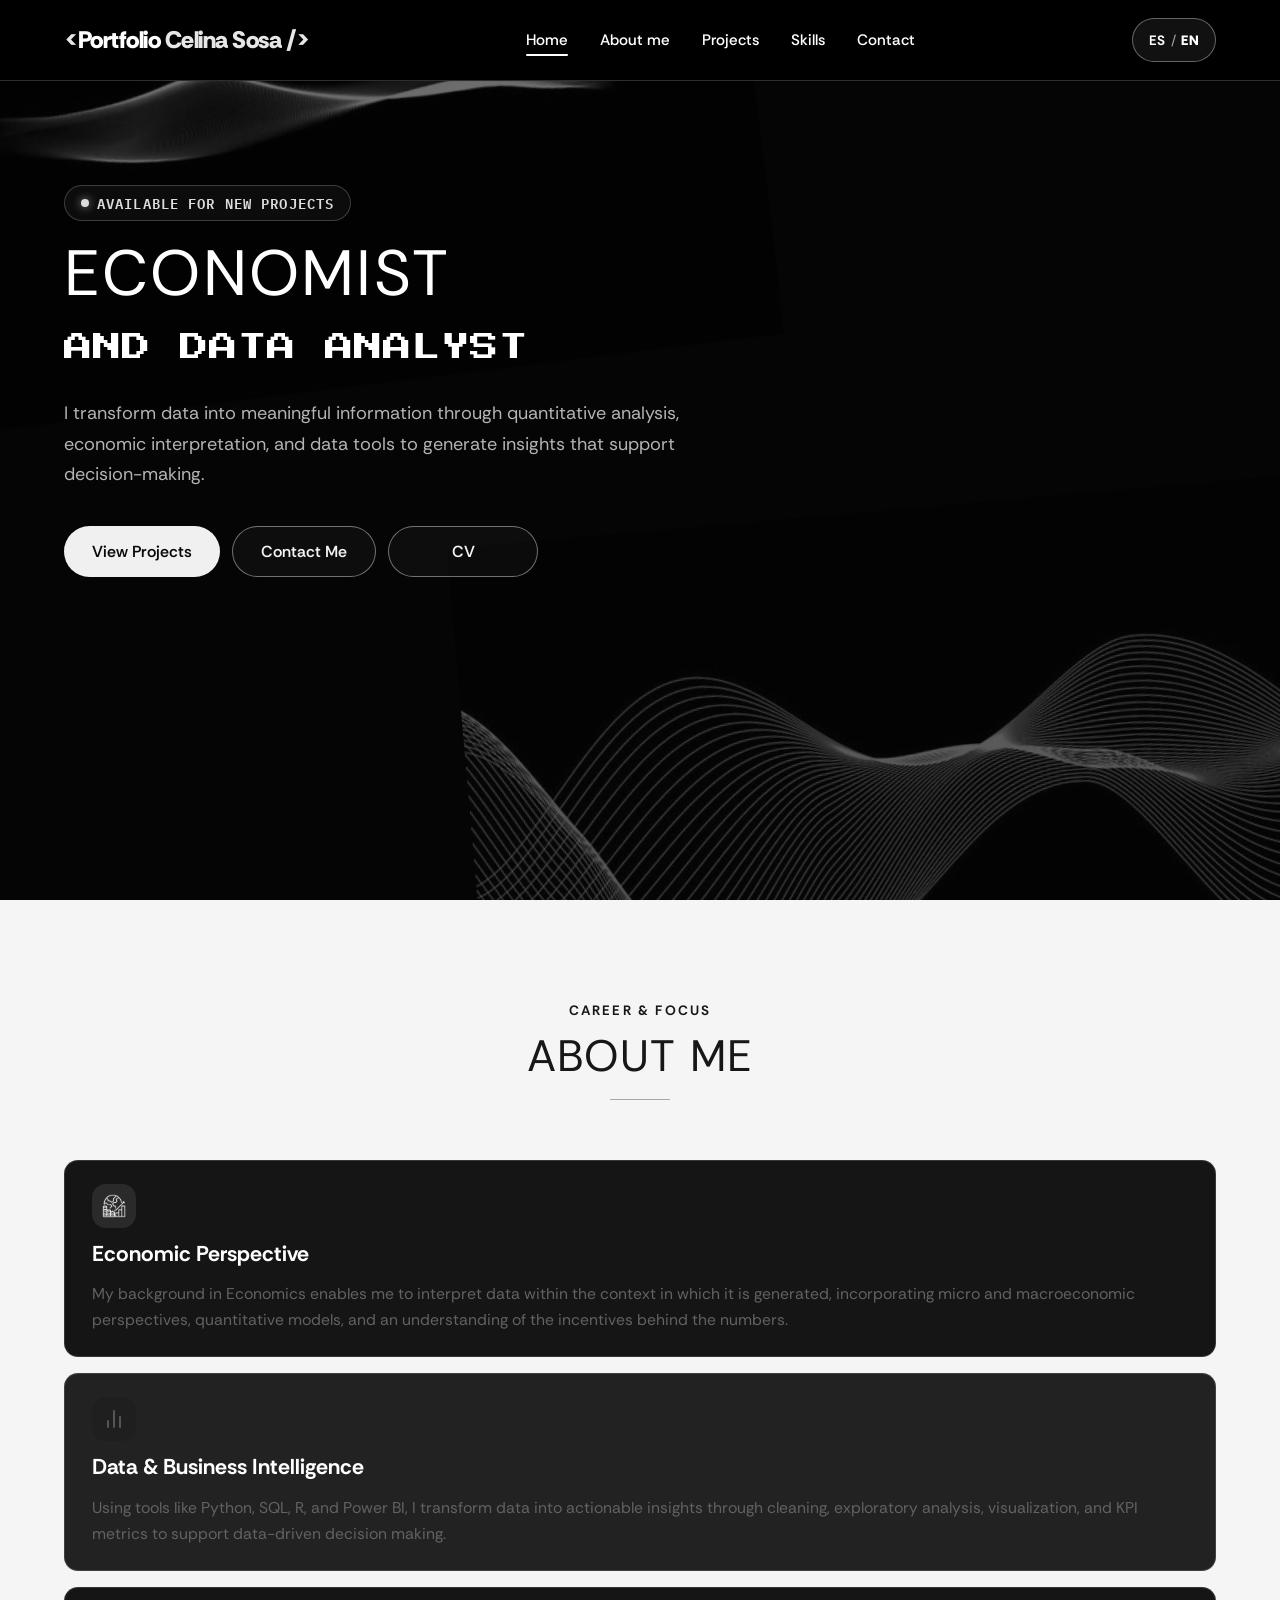
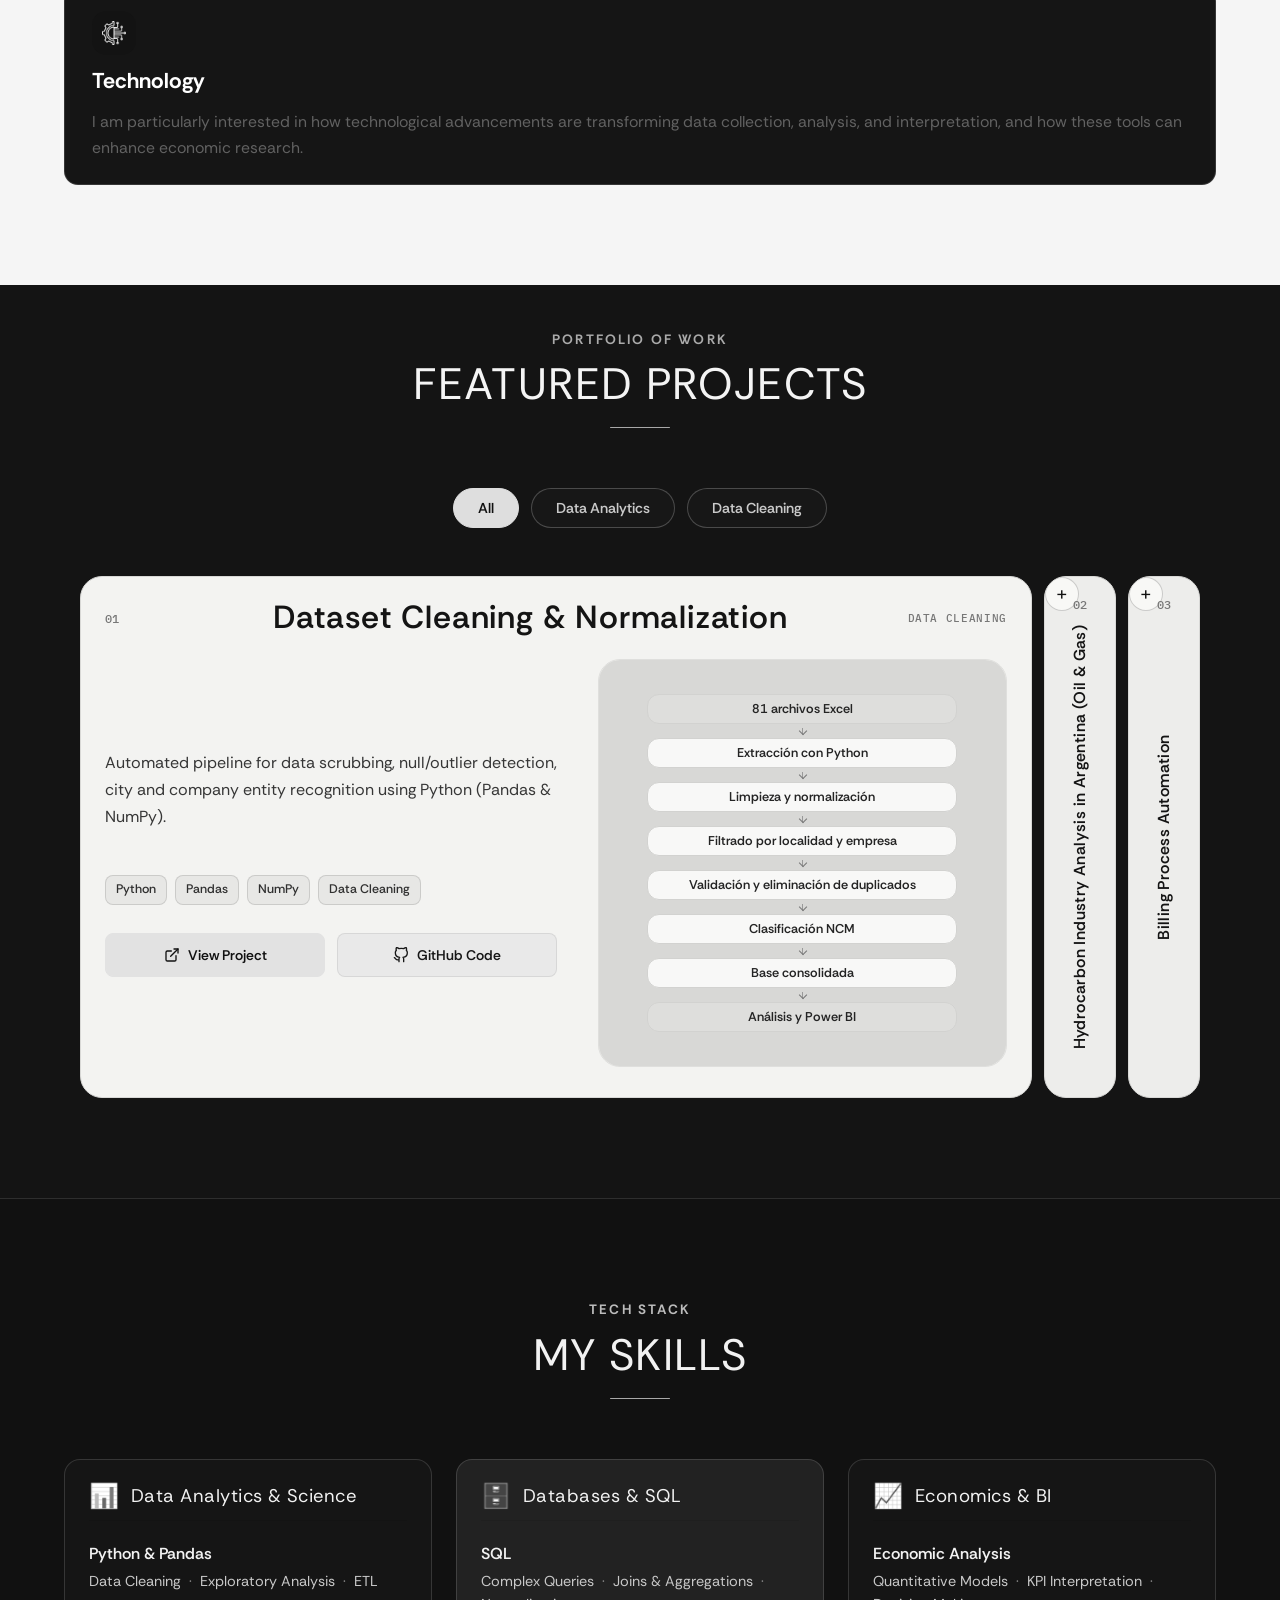
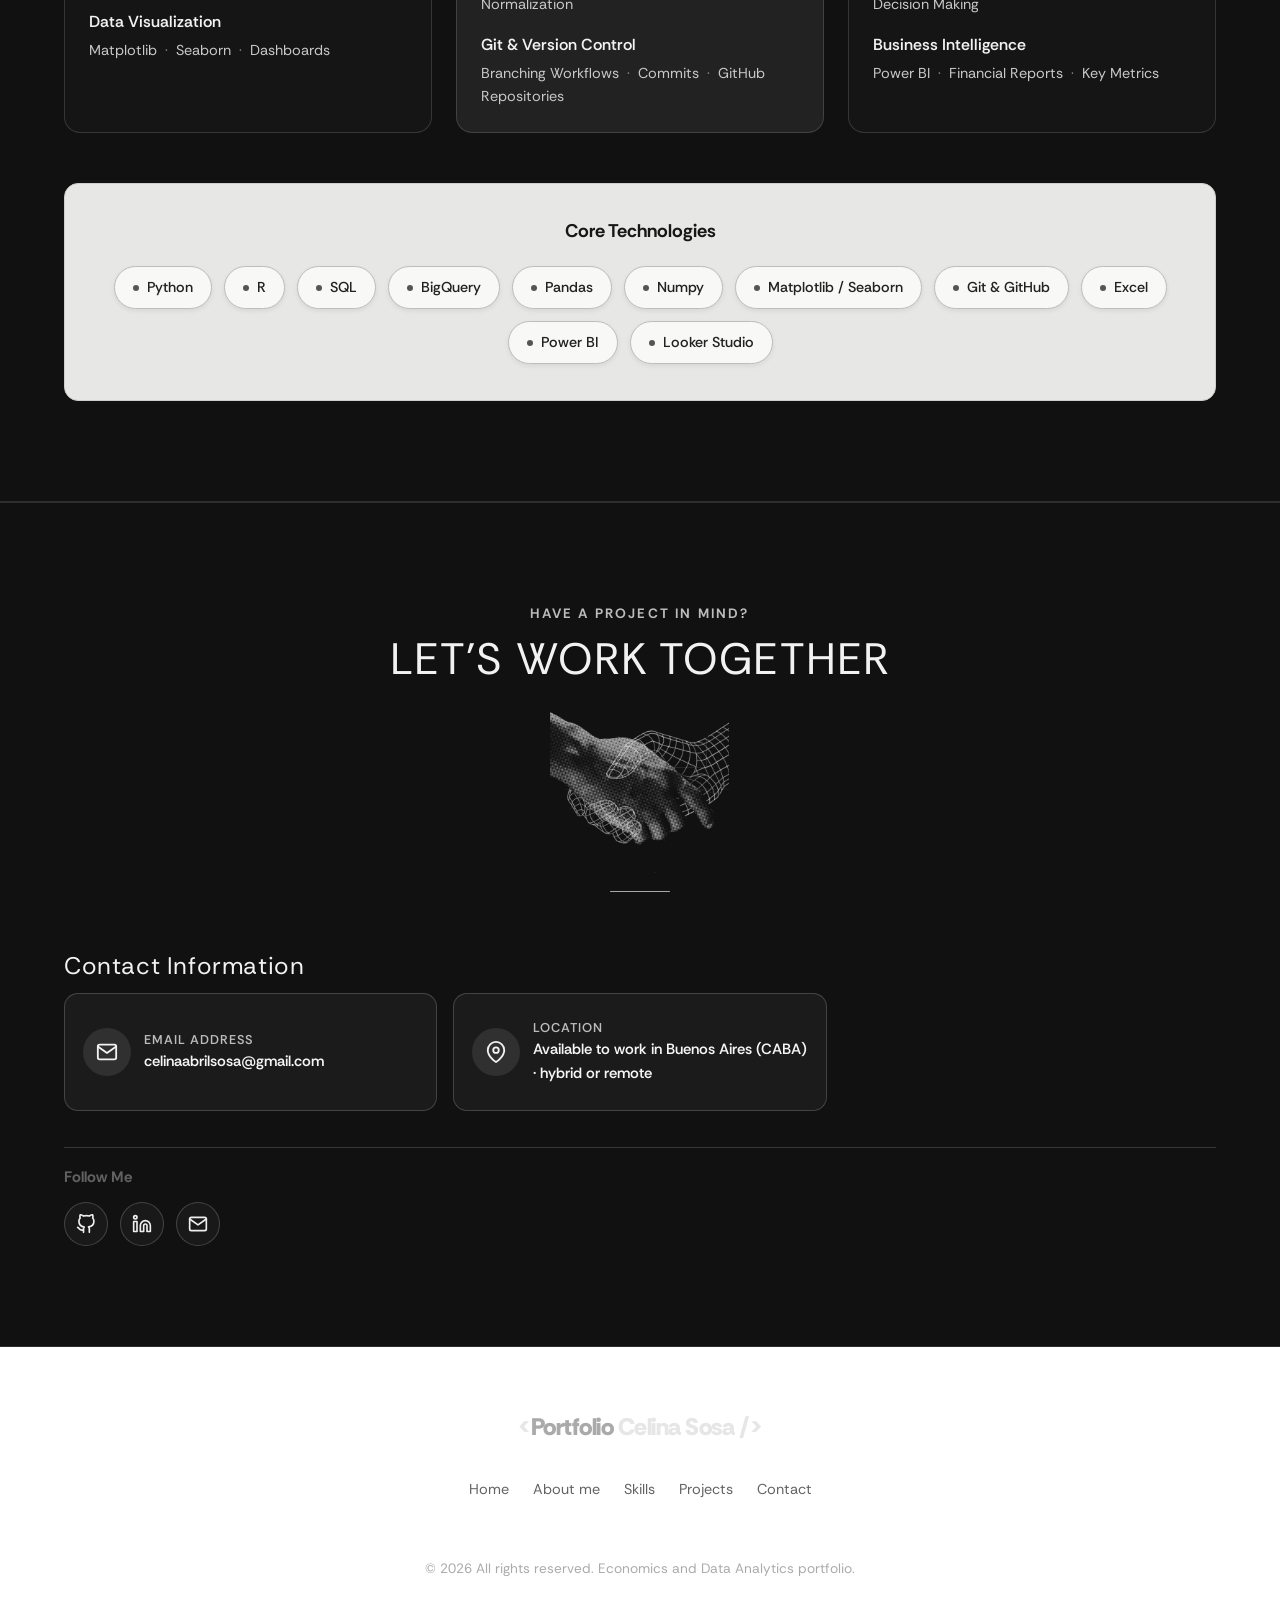
<file: index.html>
<!DOCTYPE html>
<html lang="es" data-theme="dark">

<head>
  <meta charset="UTF-8">
  <meta name="viewport" content="width=device-width, initial-scale=1.0">
  <meta name="description" content="Portfolio profesional de Analista de Datos. Proyectos, habilidades y contacto."
    data-i18n-content="meta_description">
  <meta name="author" content=" Analista de Datos">
  <title data-i18n="doc_title">Portfolio Profesional | Data Analyst</title>

  <!-- Preconnect para Google Fonts -->
  <link rel="preconnect" href="https://fonts.googleapis.com">
  <link rel="preconnect" href="https://fonts.gstatic.com" crossorigin>
  <link
    href="https://fonts.googleapis.com/css2?family=IBM+Plex+Mono:wght@400;500;600;700&family=Rethink+Sans:ital,wght@0,400..800;1,400..800&display=swap"
    rel="stylesheet">

  <!-- CSS Principal -->
  <link rel="stylesheet" href="style.css">
</head>

<body>

  <!-- Background Animated Gradient Glows -->
  <div class="bg-glow bg-glow-1" aria-hidden="true"></div>
  <div class="bg-glow bg-glow-2" aria-hidden="true"></div>

  <!-- Header / Navegación Sticky -->
  <header class="navbar" id="navbar">
    <div class="container nav-container">
      <a href="#hero" class="brand-logo" aria-label="Ir al inicio" data-i18n-aria="aria_logo">
        <span class="brand-accent">&lt;</span>Portfolio<span class="brand-highlight"> Celina Sosa</span><span
          class="brand-accent">
          /&gt;</span>
      </a>

      <!-- Menú de navegación de escritorio -->
      <nav class="nav-menu" id="nav-menu" aria-label="Navegación principal" data-i18n-aria="aria_nav">
        <ul class="nav-list">
          <li class="nav-item"><a href="#hero" class="nav-link active" data-i18n="nav_home">Inicio</a></li>
          <li class="nav-item"><a href="#about" class="nav-link" data-i18n="nav_about">Sobre mí</a></li>
          <li class="nav-item"><a href="#projects" class="nav-link" data-i18n="nav_projects">Proyectos</a></li>
          <li class="nav-item"><a href="#skills" class="nav-link" data-i18n="nav_skills">Habilidades</a></li>
          <li class="nav-item"><a href="#contact" class="nav-link" data-i18n="nav_contact">Contacto</a></li>
        </ul>
      </nav>

      <div class="nav-actions">
        <!-- Botón Cambio de Idioma ES / EN -->
        <button id="lang-toggle" class="lang-toggle-btn" aria-label="Switch to English"
          title="Cambiar idioma / Switch language">
          <span class="lang-option lang-es active">ES</span>
          <span class="lang-divider">/</span>
          <span class="lang-option lang-en">EN</span>
        </button>


        <!-- Botón Hamburguesa Móvil -->
        <button id="hamburger-btn" class="hamburger-btn" aria-label="Abrir menú de navegación" aria-expanded="false"
          aria-controls="nav-menu" data-i18n-aria="aria_hamburger">
          <span class="hamburger-line"></span>
          <span class="hamburger-line"></span>
          <span class="hamburger-line"></span>
        </button>
      </div>
    </div>
  </header>

  <main>
    <!-- Sección Principal (Hero) -->
    <section id="hero" class="hero-section">
      <div class="hero-waves" aria-hidden="true">
        <img class="hero-wave hero-wave-soft" src="assets/hero-wave-soft.jpeg" alt="">
        <img class="hero-wave hero-wave-mesh" src="assets/hero-wave-mesh.jpeg" alt="">
      </div>
      <div class="hero-intro">
        <div class="hero-intro-copy">
          <h2 data-i18n="intro_title">Portfolio de Celina Sosa</h2>
        </div>
        <div class="hero-intro-visual"><img src="assets/motion.gif" alt="" fetchpriority="high"></div>
      </div>
      <div class="container hero-grid">
        <div class="hero-content">
          <div class="badge-pill"><span class="status-dot"></span><span data-i18n="hero_badge">Disponible para nuevos
              proyectos</span></div>
          <h1 class="hero-title"><span data-i18n="hero_title_line1">Economista</span><br><span
              class="gradient-text role-code-font" data-i18n="hero_title_line2">y analista de datos</span></h1>
          <p class="hero-description" data-i18n="hero_desc">Transformo datos en información relevante mediante el
            análisis cuantitativo, la interpretación económica y herramientas tecnológicas para generar insights que
            apoyen la toma de decisiones.</p>
          <div class="hero-cta-group">
            <a href="#projects" class="btn btn-primary"><span data-i18n="hero_cta_projects">Ver Proyectos</span></a>
            <a href="#contact" class="btn btn-outline"><span data-i18n="hero_cta_contact">Contactarme</span></a>
            <a class="btn btn-outline cv-button" data-cv-link
              href="https://drive.google.com/file/d/1ztenCjvFiGhEvRjSkT341lJu-cEthqbt/view?usp=sharing" target="_blank"
              rel="noopener noreferrer" data-i18n="cv_download" data-i18n-title="cv_title"
              title="Descargar CV en español">CV</a>
          </div>
        </div>
      </div>
    </section>

    <!-- Sección Sobre Mí -->
    <section id="about" class="section">
      <div class="container">
        <div class="section-header text-center">
          <span class="section-subtitle" data-i18n="about_subtitle">Trayectoria & Enfoque</span>
          <h2 class="section-title" data-i18n="about_title">Sobre Mí</h2>
          <div class="title-underline"></div>
        </div>

        <div class="about-layout about-video-hidden">
          <div class="about-copy">
            <div class="about-card glass-card">
              <div class="about-icon">
                <img src="assets/economic.png" alt="" aria-hidden="true">
              </div>
              <h3 data-i18n="about_card1_title">Perspectiva Económica</h3>
              <p data-i18n="about_card1_desc">
                Mi formación en Economía me permite interpretar los datos dentro del contexto en el que se generan,
                incorporando una perspectiva micro y macroeconómica, modelos cuantitativos y una comprensión de los
                incentivos y relaciones que existen detrás de los números.
              </p>
            </div>

            <div class="about-card glass-card">
              <div class="about-icon icon-emerald">
                <svg xmlns="http://www.w3.org/2000/svg" width="32" height="32" viewBox="0 0 24 24" fill="none"
                  stroke="currentColor" stroke-width="2" stroke-linecap="round" stroke-linejoin="round">
                  <line x1="18" y1="20" x2="18" y2="10"></line>
                  <line x1="12" y1="20" x2="12" y2="4"></line>
                  <line x1="6" y1="20" x2="6" y2="14"></line>
                </svg>
              </div>
              <h3 data-i18n="about_card2_title">Data & Business Intelligence</h3>
              <p data-i18n="about_card2_desc">
                A partir de herramientas como Python, SQL, R y Power BI, transformo datos en información útil mediante
                procesos de limpieza, análisis, visualización y construcción
                de KPIs, buscando responder preguntas concretas y facilitar la toma de decisiones.
              </p>
            </div>

            <div class="about-card glass-card">
              <div class="about-icon icon-purple">
                <img src="assets/technology.png" alt="" aria-hidden="true">
              </div>
              <h3 data-i18n="about_card3_title">Tecnología</h3>
              <p data-i18n="about_card3_desc">
                Me interesa la aplicación de nuevas tecnologías al análisis de datos y cómo la automatización y las
                herramientas digitales permiten optimizar procesos y ampliar las posibilidades del análisis.
              </p>
            </div>
          </div>
          <div class="about-video-column" hidden>
            <div class="video-heading"><span class="section-subtitle" data-i18n="video_label">Presentación</span><span
                class="video-language" id="video-language">ES</span></div>
            <div class="video-frame" id="video-frame">
              <iframe id="about-video" title="Video de presentación de Celina Sosa" src=""
                allow="accelerometer; autoplay; clipboard-write; encrypted-media; gyroscope; picture-in-picture; web-share"
                referrerpolicy="strict-origin-when-cross-origin" allowfullscreen hidden></iframe>
              <div class="video-placeholder" id="video-placeholder"><span class="play-icon">▶</span>
                <p data-i18n="video_placeholder">Video de presentación próximamente</p>
              </div>
            </div>
          </div>
        </div>
      </div>
    </section>

    <!-- Sección Proyectos -->
    <section id="projects" class="section">
      <div class="container">
        <div class="section-header text-center">
          <span class="section-subtitle" data-i18n="projects_subtitle">Portafolio de Trabajos</span>
          <h2 class="section-title" data-i18n="projects_title">Proyectos Destacados</h2>
          <div class="title-underline"></div>
        </div>

        <!-- Filtros de Proyectos -->
        <div class="project-filters">
          <button class="filter-btn active" data-filter="all" data-i18n="filter_all">Todos</button>
          <button class="filter-btn" data-filter="data" data-i18n="filter_data">Análisis de Datos</button>
          <button class="filter-btn" data-filter="cleaning" data-i18n="filter_cleaning">Limpieza de Datos</button>
        </div>

        <!-- Grilla de Proyectos -->
        <div class="projects-grid" id="projects-grid">

          <!-- Proyecto 1: Limpieza & Transformación de Datos -->
          <details class="project-card glass-card" data-category="cleaning" open>
            <summary class="project-summary">
              <span class="project-number">01</span>
              <h3 class="project-title" data-i18n="p1_title">Limpieza & Normalización de Datasets</h3>
              <span class="project-summary-category" data-i18n="tag_cleaning">Limpieza de Datos</span>
            </summary>
            <div class="project-expanded">
            <div class="project-image-container etl-image-container">
              <div class="project-illustration etl-cover" role="img" aria-label="Flujo ETL de los datos de Santa Fe">
                <div class="etl-cover-flow">
                  <div class="etl-cover-step">81 archivos Excel</div>
                  <span class="etl-cover-arrow" aria-hidden="true"></span>
                  <div class="etl-cover-step">Extracción con Python</div>
                  <span class="etl-cover-arrow" aria-hidden="true"></span>
                  <div class="etl-cover-step">Limpieza y normalización</div>
                  <span class="etl-cover-arrow" aria-hidden="true"></span>
                  <div class="etl-cover-step">Filtrado por localidad y empresa</div>
                  <span class="etl-cover-arrow" aria-hidden="true"></span>
                  <div class="etl-cover-step">Validación y eliminación de duplicados</div>
                  <span class="etl-cover-arrow" aria-hidden="true"></span>
                  <div class="etl-cover-step">Clasificación NCM</div>
                  <span class="etl-cover-arrow" aria-hidden="true"></span>
                  <div class="etl-cover-step">Base consolidada</div>
                  <span class="etl-cover-arrow" aria-hidden="true"></span>
                  <div class="etl-cover-step">Análisis y Power BI</div>
                </div>
              </div>
            </div>
            <div class="project-content">
              <p class="project-description" data-i18n="p1_desc">
                Pipeline automatizado para depuración, detección de valores nulos/anómalos, reconocimiento de
                localidades y empresas utilizando Python (Pandas y Numpy).
              </p>
              <div class="project-techs">
                <span class="tag">Python</span>
                <span class="tag">Pandas</span>
                <span class="tag">NumPy</span>
                <span class="tag">Data Cleaning</span>
              </div>
              <div class="project-links">
                <button class="btn-project btn-project-primary" onclick="openModal('modal-limpieza-datos')">
                  <svg xmlns="http://www.w3.org/2000/svg" width="16" height="16" viewBox="0 0 24 24" fill="none"
                    stroke="currentColor" stroke-width="2" stroke-linecap="round" stroke-linejoin="round">
                    <path d="M18 13v6a2 2 0 0 1-2 2H5a2 2 0 0 1-2-2V8a2 2 0 0 1 2-2h6"></path>
                    <polyline points="15 3 21 3 21 9"></polyline>
                    <line x1="10" y1="14" x2="21" y2="3"></line>
                  </svg>
                  <span data-i18n="btn_view_project">Ver Proyecto</span>
                </button>
                <a href="https://github.com/EconoCelina/Perfil-Exportador-de-Santa-Fe" target="_blank"
                  rel="noopener noreferrer" class="btn-project btn-project-github">
                  <svg xmlns="http://www.w3.org/2000/svg" width="16" height="16" viewBox="0 0 24 24" fill="none"
                    stroke="currentColor" stroke-width="2" stroke-linecap="round" stroke-linejoin="round">
                    <path
                      d="M9 19c-5 1.5-5-2.5-7-3m14 6v-3.87a3.37 3.37 0 0 0-.94-2.61c3.14-.35 6.44-1.54 6.44-7A5.44 5.44 0 0 0 20 4.77 5.07 5.07 0 0 0 19.91 1S18.73.65 16 2.48a13.38 13.38 0 0 0-7 0C6.27.65 5.09 1 5.09 1A5.07 5.07 0 0 0 5 4.77a5.44 5.44 0 0 0-1.5 3.78c0 5.42 3.3 6.61 6.44 7A3.37 3.37 0 0 0 9 18.13V22">
                    </path>
                  </svg>
                  <span data-i18n="btn_github">Código en GitHub</span>
                </a>
              </div>
            </div>
            </div>
          </details>

          <!-- Proyecto 2: Análisis de la Industria Hidrocarburífera (Petróleo & Gas) -->
          <details class="project-card glass-card" data-category="data">
            <summary class="project-summary">
              <span class="project-number">02</span>
              <h3 class="project-title" data-i18n="p2_title">Análisis de la Producción de Gas en Argentina</h3>
              <span class="project-summary-category" data-i18n="tag_data_bi">Análisis de Datos & BI</span>
            </summary>
            <div class="project-expanded">
            <div class="project-image-container">
              <div class="project-illustration illustration-petroleum">
                <img class="project-cover-image" src="assets/dashboard_gas.jpeg"
                  alt="Dashboard de análisis de producción de gas" loading="lazy">
                <svg class="project-cover-fallback" xmlns="http://www.w3.org/2000/svg" viewBox="0 0 400 220"
                  width="100%" height="100%">
                  <defs>
                    <linearGradient id="petroGrad" x1="0%" y1="0%" x2="100%" y2="100%">
                      <stop offset="0%" stop-color="#0f172a" />
                      <stop offset="100%" stop-color="#1e3a8a" />
                    </linearGradient>
                  </defs>
                  <rect width="400" height="220" fill="url(#petroGrad)" />
                  <circle cx="200" cy="110" r="60" fill="#3b82f6" opacity="0.15" />
                  <path d="M 120 150 L 170 110 L 220 130 L 280 70" stroke="#60a5fa" stroke-width="4" fill="none"
                    stroke-linecap="round" />
                  <circle cx="280" cy="70" r="6" fill="#93c5fd" />
                </svg>
              </div>
            </div>
            <div class="project-content">
              <p class="project-description" data-i18n="p2_desc">
                Estudio económico y visualización interactiva sobre la evolución de la producción de gas en Argentina,
                enfocado en el impacto de Vaca Muerta y el perfil de las empresas operadoras.
              </p>
              <div class="project-techs">
                <span class="tag">BigQuery</span>
                <span class="tag">Looker Studio</span>
                <span class="tag" data-i18n="tag_econometrics">Análisis Económico</span>
              </div>
              <div class="project-links">
                <button class="btn-project btn-project-primary" onclick="openModal('modal-petroleo-gas')">
                  <svg xmlns="http://www.w3.org/2000/svg" width="16" height="16" viewBox="0 0 24 24" fill="none"
                    stroke="currentColor" stroke-width="2" stroke-linecap="round" stroke-linejoin="round">
                    <path d="M18 13v6a2 2 0 0 1-2 2H5a2 2 0 0 1-2-2V8a2 2 0 0 1 2-2h6"></path>
                    <polyline points="15 3 21 3 21 9"></polyline>
                    <line x1="10" y1="14" x2="21" y2="3"></line>
                  </svg>
                  <span data-i18n="btn_view_project">Ver Proyecto</span>
                </button>
                <a href="https://github.com/Data-analyst-Herrera-Sosa/Argentina_petroleo_gas" target="_blank"
                  rel="noopener noreferrer" class="btn-project btn-project-github">
                  <svg xmlns="http://www.w3.org/2000/svg" width="16" height="16" viewBox="0 0 24 24" fill="none"
                    stroke="currentColor" stroke-width="2" stroke-linecap="round" stroke-linejoin="round">
                    <path
                      d="M9 19c-5 1.5-5-2.5-7-3m14 6v-3.87a3.37 3.37 0 0 0-.94-2.61c3.14-.35 6.44-1.54 6.44-7A5.44 5.44 0 0 0 20 4.77 5.07 5.07 0 0 0 19.91 1S18.73.65 16 2.48a13.38 13.38 0 0 0-7 0C6.27.65 5.09 1 5.09 1A5.07 5.07 0 0 0 5 4.77a5.44 5.44 0 0 0-1.5 3.78c0 5.42 3.3 6.61 6.44 7A3.37 3.37 0 0 0 9 18.13V22">
                    </path>
                  </svg>
                  <span data-i18n="btn_github">Código en GitHub</span>
                </a>
              </div>
            </div>
            </div>
          </details>
          <details class="project-card glass-card" data-category="data">
            <summary class="project-summary">
              <span class="project-number">03</span>
              <h3 class="project-title" data-i18n="p4_title">Automatización del Proceso de Facturación</h3>
              <span class="project-summary-category" data-i18n="tag_automation">Automatización de Procesos</span>
            </summary>
            <div class="project-expanded">
            <div class="project-image-container">
              <div class="project-cover billing-cover" aria-hidden="true">
                <div class="billing-cover-panel">
                  <span data-i18n="billing_cover_before">Proceso manual</span>
                  <strong>60 min</strong>
                  <small data-i18n="billing_cover_monthly">Una vez al mes</small>
                </div>
                <span class="billing-cover-arrow" aria-hidden="true">→</span>
                <div class="billing-cover-panel billing-cover-result">
                  <span data-i18n="billing_cover_after">Facturación automatizada</span>
                  <strong>5 min</strong>
                  <small>Python · Excel</small>
                </div>
              </div>
            </div>
            <div class="project-content">
              <p class="project-description" data-i18n="p4_desc">Automatización con Python de un proceso mensual de facturación, reduciendo el tiempo de trabajo de 60 a 5 minutos y el riesgo de errores de carga manual.</p>
              <div class="project-techs">
                <span class="tag">Python</span>
                <span class="tag">Pandas</span>
                <span class="tag">Excel</span>
                <span class="tag" data-i18n="billing_tag_cleaning">Limpieza de Datos</span>
                <span class="tag" data-i18n="billing_tag_automation">Automatización de Procesos</span>
              </div>
              <div class="project-links">
                <button class="btn-project btn-project-primary" onclick="openModal('modal-billing-automation')">
                  <svg xmlns="http://www.w3.org/2000/svg" width="16" height="16" viewBox="0 0 24 24" fill="none"
                    stroke="currentColor" stroke-width="2" stroke-linecap="round" stroke-linejoin="round">
                    <path d="M18 13v6a2 2 0 0 1-2 2H5a2 2 0 0 1-2-2V8a2 2 0 0 1 2-2h6"></path>
                    <polyline points="15 3 21 3 21 9"></polyline>
                    <line x1="10" y1="14" x2="21" y2="3"></line>
                  </svg>
                  <span data-i18n="btn_view_project">Ver Proyecto</span>
                </button>
              </div>
            </div>
            </div>
          </details>

        </div>
      </div>
    </section>

    <!-- Sección Habilidades -->
    <section id="skills" class="section bg-surface-alt">
      <div class="container">
        <div class="section-header text-center">
          <span class="section-subtitle" data-i18n="skills_subtitle">Stack Tecnológico</span>
          <h2 class="section-title" data-i18n="skills_title">Mis Habilidades</h2>
          <div class="title-underline"></div>
        </div>

        <!-- Grilla Compacta de Habilidades (Category Cards) -->
        <div class="skills-compact-grid">

          <!-- Categoria 1: Data Analytics -->
          <div class="skill-category-card glass-card">
            <div class="category-header">
              <span class="category-icon">📊</span>
              <h3 class="category-title" data-i18n="skills_cat1_title">Data Analytics & Science</h3>
            </div>
            <div class="skills-list">
              <div class="skill-item">
                <span class="skill-tech-name">Python & Pandas</span>
                <span class="skill-desc" data-i18n-html="skills_item_py_desc">Data Cleaning <span
                    class="skill-desc-bullet">·</span> Exploratory Analysis
                  <span class="skill-desc-bullet">·</span> ETL</span>
              </div>
              <div class="skill-item">
                <span class="skill-tech-name" data-i18n="skills_item_vis_title">Visualización de Datos</span>
                <span class="skill-desc" data-i18n-html="skills_item_vis_desc">Matplotlib <span
                    class="skill-desc-bullet">·</span> Seaborn <span class="skill-desc-bullet">·</span>
                  Dashboards</span>
              </div>
            </div>
          </div>

          <!-- Categoria 2: Bases de Datos -->
          <div class="skill-category-card glass-card">
            <div class="category-header">
              <span class="category-icon">🗄️</span>
              <h3 class="category-title" data-i18n="skills_cat2_title">Bases de Datos & SQL</h3>
            </div>
            <div class="skills-list">
              <div class="skill-item">
                <span class="skill-tech-name">SQL</span>
                <span class="skill-desc" data-i18n-html="skills_item_sql_desc">Consultas Complejas <span
                    class="skill-desc-bullet">·</span> Joins &
                  Aggregations <span class="skill-desc-bullet">·</span> Normalización</span>
              </div>
              <div class="skill-item">
                <span class="skill-tech-name" data-i18n="skills_item_git_title">Git & Control de Versiones</span>
                <span class="skill-desc" data-i18n-html="skills_item_git_desc">Flujo de Ramas <span
                    class="skill-desc-bullet">·</span> Commits <span class="skill-desc-bullet">·</span> Repositorios
                  GitHub</span>
              </div>
            </div>
          </div>

          <!-- Categoria 3: Economía & BI -->
          <div class="skill-category-card glass-card">
            <div class="category-header">
              <span class="category-icon">📈</span>
              <h3 class="category-title" data-i18n="skills_cat3_title">Economía & BI</h3>
            </div>
            <div class="skills-list">
              <div class="skill-item">
                <span class="skill-tech-name" data-i18n="skills_item_econ_title">Análisis Económico</span>
                <span class="skill-desc" data-i18n-html="skills_item_econ_desc">Modelos Cuantitativos <span
                    class="skill-desc-bullet">·</span> Interpretación
                  de KPIs <span class="skill-desc-bullet">·</span> Toma de Decisiones</span>
              </div>
              <div class="skill-item">
                <span class="skill-tech-name">Business Intelligence</span>
                <span class="skill-desc" data-i18n-html="skills_item_bi_desc">Power BI <span
                    class="skill-desc-bullet">·</span> Reportes Financieros <span class="skill-desc-bullet">·</span>
                  Indicadores Clave</span>
              </div>
            </div>
          </div>
        </div>

        <!-- Badges de Tecnologías -->
        <div class="tech-badges-wrapper">
          <h4 class="badges-title" data-i18n="skills_badges_title">Tecnologías Principales</h4>
          <div class="tech-badges-container">
            <span class="tech-badge"><i class="badge-dot"></i> Python</span>
            <span class="tech-badge"><i class="badge-dot"></i> R</span>
            <span class="tech-badge"><i class="badge-dot"></i> SQL</span>
            <span class="tech-badge"><i class="badge-dot"></i> BigQuery</span>
            <span class="tech-badge"><i class="badge-dot"></i> Pandas</span>
            <span class="tech-badge"><i class="badge-dot"></i> Numpy</span>
            <span class="tech-badge"><i class="badge-dot"></i> Matplotlib / Seaborn</span>
            <span class="tech-badge"><i class="badge-dot"></i> Git & GitHub</span>
            <span class="tech-badge"><i class="badge-dot"></i> Excel</span>
            <span class="tech-badge"><i class="badge-dot"></i> Power BI</span>
            <span class="tech-badge"><i class="badge-dot"></i> Looker Studio</span>
          </div>
        </div>
      </div>
    </section>

    <!-- Sección Contacto -->
    <section id="contact" class="section bg-surface-alt">
      <div class="container">
        <div class="section-header text-center">
          <span class="section-subtitle" data-i18n="contact_subtitle">¿Tienes un proyecto en mente?</span>
          <div class="contact-title-row">
            <h2 class="section-title" data-i18n="contact_title">Trabajemos Juntos</h2>
            <video class="contact-handshake" src="assets/trabajemos-juntos.mp4" poster="assets/manos%202.png"
              autoplay muted loop playsinline preload="metadata" aria-hidden="true"></video>
          </div>
          <div class="title-underline"></div>
        </div>

        <div class="contact-grid">
          <!-- Información de contacto -->
          <div class="contact-info-wrapper">
            <h3 class="contact-subtitle" data-i18n="contact_info_subtitle">Información de Contacto</h3>
            <div class="contact-cards">
              <a href="mailto:celinaabrilsosa@gmail.com" class="contact-card glass-card">
                <div class="contact-icon">
                  <svg xmlns="http://www.w3.org/2000/svg" width="22" height="22" viewBox="0 0 24 24" fill="none"
                    stroke="currentColor" stroke-width="2" stroke-linecap="round" stroke-linejoin="round">
                    <path d="M4 4h16c1.1 0 2 .9 2 2v12c0 1.1-.9 2-2 2H4c-1.1 0-2-.9-2-2V6c0-1.1.9-2 2-2z"></path>
                    <polyline points="22,6 12,13 2,6"></polyline>
                  </svg>
                </div>
                <div class="contact-details">
                  <span class="contact-label" data-i18n="contact_email_label">Correo Electrónico</span>
                  <span class="contact-value">celinaabrilsosa@gmail.com</span>
                </div>
              </a>

              <div class="contact-card glass-card">
                <div class="contact-icon icon-emerald">
                  <svg xmlns="http://www.w3.org/2000/svg" width="22" height="22" viewBox="0 0 24 24" fill="none"
                    stroke="currentColor" stroke-width="2" stroke-linecap="round" stroke-linejoin="round">
                    <path d="M21 10c0 7-9 13-9 13s-9-6-9-13a9 9 0 0 1 18 0z"></path>
                    <circle cx="12" cy="10" r="3"></circle>
                  </svg>
                </div>
                <div class="contact-details">
                  <span class="contact-label" data-i18n="contact_location_label">Ubicación</span>
                  <span class="contact-value" data-i18n="contact_location_val">Disponible para trabajar en CABA · híbrido o remoto</span>
                </div>
              </div>

            </div>

            <div class="social-links-wrapper">
              <h4 class="social-title" data-i18n="social_title">Sígueme en Redes</h4>
              <div class="social-icons">
                <a href="https://github.com/EconoCelina" target="_blank" rel="noopener noreferrer"
                  class="social-icon-btn" aria-label="Perfil de GitHub" data-i18n-aria="aria_github">
                  <svg xmlns="http://www.w3.org/2000/svg" width="20" height="20" viewBox="0 0 24 24" fill="none"
                    stroke="currentColor" stroke-width="2" stroke-linecap="round" stroke-linejoin="round">
                    <path
                      d="M9 19c-5 1.5-5-2.5-7-3m14 6v-3.87a3.37 3.37 0 0 0-.94-2.61c3.14-.35 6.44-1.54 6.44-7A5.44 5.44 0 0 0 20 4.77 5.07 5.07 0 0 0 19.91 1S18.73.65 16 2.48a13.38 13.38 0 0 0-7 0C6.27.65 5.09 1 5.09 1A5.07 5.07 0 0 0 5 4.77a5.44 5.44 0 0 0-1.5 3.78c0 5.42 3.3 6.61 6.44 7A3.37 3.37 0 0 0 9 18.13V22">
                    </path>
                  </svg>
                </a>
                <a href="https://www.linkedin.com/in/celina-sosa-950881220" target="_blank" rel="noopener noreferrer"
                  class="social-icon-btn" aria-label="Perfil de LinkedIn" data-i18n-aria="aria_linkedin">
                  <svg xmlns="http://www.w3.org/2000/svg" width="20" height="20" viewBox="0 0 24 24" fill="none"
                    stroke="currentColor" stroke-width="2" stroke-linecap="round" stroke-linejoin="round">
                    <path d="M16 8a6 6 0 0 1 6 6v7h-4v-7a2 2 0 0 0-2-2 2 2 0 0 0-2 2v7h-4v-7a6 6 0 0 1 6-6z"></path>
                    <rect x="2" y="9" width="4" height="12"></rect>
                    <circle cx="4" cy="4" r="2"></circle>
                  </svg>
                </a>
                <a href="mailto:celinaabrilsosa@gmail.com" class="social-icon-btn" aria-label="Enviar Email Directo"
                  data-i18n-aria="aria_email">
                  <svg xmlns="http://www.w3.org/2000/svg" width="20" height="20" viewBox="0 0 24 24" fill="none"
                    stroke="currentColor" stroke-width="2" stroke-linecap="round" stroke-linejoin="round">
                    <path d="M4 4h16c1.1 0 2 .9 2 2v12c0 1.1-.9 2-2 2H4c-1.1 0-2-.9-2-2V6c0-1.1.9-2 2-2z"></path>
                    <polyline points="22,6 12,13 2,6"></polyline>
                  </svg>
                </a>
              </div>
            </div>
          </div>

        </div>
      </div>
    </section>
  </main>

  <!-- Notification Toast -->
  <div id="toast" class="toast" role="alert" aria-live="assertive" aria-atomic="true">
    <div class="toast-icon">
      <svg xmlns="http://www.w3.org/2000/svg" width="20" height="20" viewBox="0 0 24 24" fill="none"
        stroke="currentColor" stroke-width="2" stroke-linecap="round" stroke-linejoin="round">
        <path d="M22 11.08V12a10 10 0 1 1-5.93-9.14"></path>
        <polyline points="22 4 12 14.01 9 11.01"></polyline>
      </svg>
    </div>
    <div class="toast-body">
      <span class="toast-title" id="toast-title" data-i18n="toast_title">¡Mensaje Enviado!</span>
      <span class="toast-desc" id="toast-desc" data-i18n="toast_desc">Gracias por contactarte. Te responderé
        pronto.</span>
    </div>
  </div>

  <!-- Footer -->
  <footer class="footer">
    <div class="container footer-content">
      <div class="footer-brand">
        <a href="#hero" class="brand-logo" aria-label="Ir al inicio" data-i18n-aria="aria_logo">
          <span class="brand-accent">&lt;</span>Portfolio<span class="brand-highlight"> Celina Sosa</span><span
            class="brand-accent">
            /&gt;</span>
        </a>
      </div>

      <div class="footer-links">
        <a href="#hero" data-i18n="nav_home">Inicio</a>
        <a href="#about" data-i18n="nav_about">Sobre mí</a>
        <a href="#skills" data-i18n="nav_skills">Habilidades</a>
        <a href="#projects" data-i18n="nav_projects">Proyectos</a>
        <a href="#contact" data-i18n="nav_contact">Contacto</a>
      </div>

      <div class="footer-bottom">
        <p>&copy; <span id="current-year">2026</span> <span data-i18n="footer_rights">Todos los derechos reservados.
            Portfolio profesional de Economía y Análisis de Datos.</span></p>
      </div>
    </div>
  </footer>

  <!-- Modal 1: Limpieza & Transformación de Datos -->
  <div id="modal-limpieza-datos" class="modal-backdrop modal-overlay" aria-hidden="true" role="dialog"
    aria-labelledby="modal-p5-title">
    <div class="modal-container modal-content glass-card">

      <!-- Modal Header -->
      <div class="modal-header">
        <div class="modal-badge-group">
          <span class="project-category-tag tag-emerald">
            <svg xmlns="http://www.w3.org/2000/svg" width="14" height="14" viewBox="0 0 24 24" fill="none"
              stroke="currentColor" stroke-width="2" stroke-linecap="round" stroke-linejoin="round">
              <path d="M22 11.08V12a10 10 0 1 1-5.93-9.14"></path>
              <polyline points="22 4 12 14.01 9 11.01"></polyline>
            </svg>
            <span data-i18n="modal_tag">Limpieza & Transformación de Datos</span>
          </span>
          <span class="modal-status-badge" data-i18n="modal_status">Caso Real & Production-Ready</span>
        </div>

        <button type="button" class="modal-close-btn modal-close" aria-label="Cerrar ventana de detalles"
          onclick="closeModal('modal-limpieza-datos')" data-i18n-aria="aria_modal_close">
          <svg xmlns="http://www.w3.org/2000/svg" width="22" height="22" viewBox="0 0 24 24" fill="none"
            stroke="currentColor" stroke-width="2" stroke-linecap="round" stroke-linejoin="round">
            <line x1="18" y1="6" x2="6" y2="18"></line>
            <line x1="6" y1="6" x2="18" y2="18"></line>
          </svg>
        </button>
      </div>

      <!-- Modal Body Content -->
      <div class="modal-body">

        <!-- 1. ENCABEZADO Y BADGES -->
        <div class="modal-hero-section">
          <h2 id="modal-p5-title" class="modal-main-title" data-i18n-html="modal_main_title">
            Limpieza & Transformación de Datos: <br>
            <span class="gradient-text-emerald">Perfil Exportador de Empresas Santafesinas</span>
          </h2>
          <p class="modal-tagline" data-i18n="modal_tagline">
            Sistema de Sanitización, Normalización y Consolidación de Datasets de Comercio Exterior
          </p>

          <!-- Badges de Tecnologías -->
          <div class="modal-tech-stack">
            <span class="tech-pill"><i class="dot dot-python"></i> Python</span>
            <span class="tech-pill"><i class="dot dot-pandas"></i> Pandas</span>
            <span class="tech-pill"><i class="dot dot-numpy"></i> NumPy</span>
            <span class="tech-pill"><i class="dot dot-tools"></i> unidecode</span>
            <span class="tech-pill"><i class="dot dot-tools"></i> openpyxl</span>
            <span class="tech-pill"><i class="dot dot-excel"></i> Excel</span>
            <span class="tech-pill"><i class="dot dot-powerbi"></i> Power BI</span>
          </div>
        </div>

        <!-- 2. MÉTRICAS CLAVE / TARJETAS RÁPIDAS (KPIs) -->
        <div class="modal-kpi-grid">
          <div class="kpi-card glass-card">
            <div class="kpi-icon icon-emerald">
              <svg xmlns="http://www.w3.org/2000/svg" width="24" height="24" viewBox="0 0 24 24" fill="none"
                stroke="currentColor" stroke-width="2" stroke-linecap="round" stroke-linejoin="round">
                <path d="M14 2H6a2 2 0 0 0-2 2v16a2 2 0 0 0 2 2h12a2 2 0 0 0 2-2V8z"></path>
                <polyline points="14 2 14 8 20 8"></polyline>
                <line x1="16" y1="13" x2="8" y2="13"></line>
                <line x1="16" y1="17" x2="8" y2="17"></line>
                <polyline points="10 9 9 9 8 9"></polyline>
              </svg>
            </div>
            <div class="kpi-content">
              <span class="kpi-number">81</span>
              <span class="kpi-label" data-i18n="modal_kpi1_label">Archivos Procesados</span>
              <span class="kpi-subtext" data-i18n="modal_kpi1_sub">Datasets Excel de origen (Softrade)</span>
            </div>
          </div>

          <div class="kpi-card glass-card">
            <div class="kpi-icon icon-purple">
              <svg xmlns="http://www.w3.org/2000/svg" width="24" height="24" viewBox="0 0 24 24" fill="none"
                stroke="currentColor" stroke-width="2" stroke-linecap="round" stroke-linejoin="round">
                <path d="M20 21v-2a4 4 0 0 0-4-4H8a4 4 0 0 0-4 4v2"></path>
                <circle cx="12" cy="7" r="4"></circle>
              </svg>
            </div>
            <div class="kpi-content">
              <span class="kpi-number">ETL Lead</span>
              <span class="kpi-label" data-i18n="modal_kpi2_label">Rol en el Proyecto</span>
              <span class="kpi-subtext" data-i18n="modal_kpi2_sub">Limpieza, Transformación e Integración</span>
            </div>
          </div>

          <div class="kpi-card glass-card">
            <div class="kpi-icon icon-cyan">
              <svg xmlns="http://www.w3.org/2000/svg" width="24" height="24" viewBox="0 0 24 24" fill="none"
                stroke="currentColor" stroke-width="2" stroke-linecap="round" stroke-linejoin="round">
                <path d="M22 11.08V12a10 10 0 1 1-5.93-9.14"></path>
                <polyline points="22 4 12 14.01 9 11.01"></polyline>
              </svg>
            </div>
            <div class="kpi-content">
              <span class="kpi-number">100%</span>
              <span class="kpi-label" data-i18n="modal_kpi3_label">Resultado Consolidado</span>
              <span class="kpi-subtext" data-i18n="modal_kpi3_sub">"Fuente de Verdad" lista para Power BI</span>
            </div>
          </div>
        </div>

        <!-- 3. SECCIÓN: CONTEXTO Y PREGUNTA DE NEGOCIO -->
        <div class="modal-section glass-card">
          <h3 class="modal-section-title">
            <svg xmlns="http://www.w3.org/2000/svg" width="20" height="20" viewBox="0 0 24 24" fill="none"
              stroke="currentColor" stroke-width="2" stroke-linecap="round" stroke-linejoin="round">
              <circle cx="12" cy="12" r="10"></circle>
              <line x1="12" y1="16" x2="12" y2="12"></line>
              <line x1="12" y1="8" x2="12.01" y2="8"></line>
            </svg>
            <span data-i18n="modal_sec1_title">Contexto del Negocio & Objetivo</span>
          </h3>

          <div class="modal-grid-2col">
            <div class="modal-text-block">
              <h4 class="block-subtitle" data-i18n="modal_sec1_context_sub">Contexto</h4>
              <p data-i18n="modal_sec1_context_p">
                Preparación y transformación de datos de comercio exterior para construir una base confiable de
                exportaciones de empresas de la provincia de Santa Fe a partir de reportes descargados de Softrade con
                inconsistencias, problemas de codificación y tildes.
              </p>
            </div>

            <div class="modal-text-block">
              <h4 class="block-subtitle" data-i18n="modal_sec1_obj_sub">Objetivo del Proyecto</h4>
              <p data-i18n="modal_sec1_obj_p">
                Construir una base consolidada, limpia y consistente aplicando procesos reproducibles de filtrado,
                validación y transformación.
              </p>
            </div>
          </div>

          <div class="business-question-box">
            <div class="bq-icon">
              <svg xmlns="http://www.w3.org/2000/svg" width="24" height="24" viewBox="0 0 24 24" fill="none"
                stroke="currentColor" stroke-width="2" stroke-linecap="round" stroke-linejoin="round">
                <circle cx="12" cy="12" r="10"></circle>
                <path d="M9.09 9a3 3 0 0 1 5.83 1c0 2-3 3-3 3"></path>
                <line x1="12" y1="17" x2="12.01" y2="17"></line>
              </svg>
            </div>
            <div class="bq-content">
              <span class="bq-title" data-i18n="modal_bq_title">Pregunta de Negocio</span>
              <p class="bq-text" data-i18n="modal_bq_p">
                ¿Cuál es el perfil exportador de las empresas santafesinas y qué características de sus exportaciones
                pueden identificarse a partir de la información de comercio exterior?
              </p>
            </div>
          </div>
        </div>

        <!-- 4. SECCIÓN: PROCESO DE TRABAJO (PASO A PASO) -->
        <div class="modal-section glass-card">
          <h3 class="modal-section-title">
            <svg xmlns="http://www.w3.org/2000/svg" width="20" height="20" viewBox="0 0 24 24" fill="none"
              stroke="currentColor" stroke-width="2" stroke-linecap="round" stroke-linejoin="round">
              <polyline points="22 12 18 12 15 21 9 3 6 12 2 12"></polyline>
            </svg>
            <span data-i18n="modal_sec2_title">Proceso de Trabajo (Paso a Paso)</span>
          </h3>

          <div class="workflow-timeline">

            <div class="workflow-step">
              <div class="step-badge" data-i18n="modal_step1_badge">Paso 1</div>
              <div class="step-content">
                <h4 class="step-title" data-i18n="modal_step1_title">Preparación de Datos</h4>
                <p class="step-desc" data-i18n-html="modal_step1_desc">Ejecución de 2 notebooks de Python en VS Code con
                  <code>pandas</code>,
                  <code>unidecode</code> y <code>openpyxl</code>.
                </p>
              </div>
            </div>

            <div class="workflow-step">
              <div class="step-badge" data-i18n="modal_step2_badge">Paso 2</div>
              <div class="step-content">
                <h4 class="step-title" data-i18n="modal_step2_title">Filtrado por Localidad</h4>
                <p class="step-desc" data-i18n-html="modal_step2_desc">Conversión a mayúsculas, mapeo de variantes de
                  escritura y consolidación de 81
                  archivos en <code>Base_Unificada.xlsx</code>.</p>
              </div>
            </div>

            <div class="workflow-step">
              <div class="step-badge" data-i18n="modal_step3_badge">Paso 3</div>
              <div class="step-content">
                <h4 class="step-title" data-i18n="modal_step3_title">Corrección de Localidades</h4>
                <p class="step-desc" data-i18n-html="modal_step3_desc">Uso de archivo auxiliar
                  <code>Empresas modificadas.xlsx</code> para resolver casos
                  con casas matrices en otras provincias.
                </p>
              </div>
            </div>

            <div class="workflow-step">
              <div class="step-badge" data-i18n="modal_step4_badge">Paso 4</div>
              <div class="step-content">
                <h4 class="step-title" data-i18n="modal_step4_title">Filtrado por Empresa</h4>
                <p class="step-desc" data-i18n="modal_step4_desc">Lista manual validada de exportadores con variantes de
                  razón social y errores
                  tipográficos.</p>
              </div>
            </div>

            <div class="workflow-step">
              <div class="step-badge" data-i18n="modal_step5_badge">Paso 5</div>
              <div class="step-content">
                <h4 class="step-title" data-i18n="modal_step5_title">Cruce, Validación y Control de Duplicados</h4>
                <p class="step-desc" data-i18n="modal_step5_desc">Comparación de salidas de localidad y empresa para
                  evitar duplicación de registros.
                </p>
              </div>
            </div>

            <div class="workflow-step">
              <div class="step-badge" data-i18n="modal_step6_badge">Paso 6</div>
              <div class="step-content">
                <h4 class="step-title" data-i18n="modal_step6_title">Transformación y Clasificación NCM</h4>
                <p class="step-desc" data-i18n="modal_step6_desc">Clasificación automatizada en Primario, MOA, MOI y
                  Energía mediante el Nomenclador
                  Mercosur.</p>
              </div>
            </div>

          </div>
        </div>

        <!-- 5. SECCIÓN: SNIPPETS DE CÓDIGO PYTHON -->
        <div class="modal-section glass-card">
          <h3 class="modal-section-title">
            <svg xmlns="http://www.w3.org/2000/svg" width="20" height="20" viewBox="0 0 24 24" fill="none"
              stroke="currentColor" stroke-width="2" stroke-linecap="round" stroke-linejoin="round">
              <polyline points="16 18 22 12 16 6"></polyline>
              <polyline points="8 6 2 12 8 18"></polyline>
            </svg>
            <span data-i18n="modal_sec3_title">Snippets de Código Python</span>
          </h3>

          <!-- Bloque A -->
          <div class="code-snippet-container">
            <div class="modal-section-header-flex">
              <h4 class="block-subtitle-code" data-i18n="modal_blockA_subtitle">
                Bloque A: Algoritmo de Filtrado y Unificación de 81 Archivos Excel
              </h4>
              <button type="button" class="copy-code-btn" id="copy-code-p5-a" title="Copiar Bloque A al portapapeles">
                <svg class="copy-icon" xmlns="http://www.w3.org/2000/svg" width="16" height="16" viewBox="0 0 24 24"
                  fill="none" stroke="currentColor" stroke-width="2" stroke-linecap="round" stroke-linejoin="round">
                  <rect x="9" y="9" width="13" height="13" rx="2" ry="2"></rect>
                  <path d="M5 15H4a2 2 0 0 1-2-2V4a2 2 0 0 1 2-2h9a2 2 0 0 1 2 2v1"></path>
                </svg>
                <span class="copy-text" data-i18n="modal_copyA_btn">Copiar Bloque A</span>
              </button>
            </div>

            <p class="code-intro-text" data-i18n="modal_blockA_intro">
              Procesamiento iterativo de datasets descargados de Softrade, depuración de localidades y consolidación
              masiva:
            </p>

            <div class="code-block-wrapper">
              <div class="code-block-header">
                <span class="code-lang">python</span>
                <span class="code-filename">unificacion_81_archivos.py</span>
              </div>
              <pre
                class="code-block"><code id="python-snippet-p5-a"><span class="code-comment"># --- Procesamiento y unificación de archivos Excel ---</span>
<span class="code-variable">archivos</span> = [<span class="code-string">f"{i}.xlsx"</span> <span class="code-keyword">for</span> <span class="code-variable">i</span> <span class="code-keyword">in</span> <span class="code-builtin">range</span>(<span class="code-number">1</span>, <span class="code-number">82</span>)]
<span class="code-variable">bases_filtradas</span> = []

<span class="code-keyword">for</span> <span class="code-variable">archivo</span> <span class="code-keyword">in</span> <span class="code-variable">archivos</span>:
    <span class="code-keyword">try</span>:
        <span class="code-variable">expos</span> = <span class="code-variable">pd</span>.<span class="code-function">read_excel</span>(<span class="code-variable">archivo</span>)
        <span class="code-variable">expos</span>[<span class="code-string">"Localidad"</span>] = <span class="code-variable">expos</span>[<span class="code-string">"Localidad"</span>].<span class="code-function">astype</span>(<span class="code-builtin">str</span>).<span class="code-variable">str</span>.<span class="code-function">upper</span>()
        <span class="code-variable">expos</span>[<span class="code-string">"Localidad"</span>] = <span class="code-variable">expos</span>[<span class="code-string">"Localidad"</span>].<span class="code-function">replace</span>(<span class="code-variable">mapeo_localidades</span>)
        <span class="code-variable">expos_filtrado</span> = <span class="code-variable">expos</span>[<span class="code-variable">expos</span>[<span class="code-string">"Localidad"</span>].<span class="code-function">isin</span>(<span class="code-variable">localidades_validas</span>)]
        <span class="code-variable">bases_filtradas</span>.<span class="code-function">append</span>(<span class="code-variable">expos_filtrado</span>)
    <span class="code-keyword">except</span> <span class="code-builtin">Exception</span> <span class="code-keyword">as</span> <span class="code-variable">e</span>:
        <span class="code-function">print</span>(<span class="code-string">f"⚠ Error con {archivo}: {e}"</span>)

<span class="code-variable">base_final</span> = <span class="code-variable">pd</span>.<span class="code-function">concat</span>(<span class="code-variable">bases_filtradas</span>, <span class="code-attribute">ignore_index</span>=<span class="code-boolean">True</span>)
<span class="code-variable">base_final</span>.<span class="code-function">to_excel</span>(<span class="code-string">"Base_Unificada.xlsx"</span>, <span class="code-attribute">index</span>=<span class="code-boolean">False</span>)</code></pre>
            </div>
          </div>

          <!-- Bloque B -->
          <div class="code-snippet-container" style="margin-top: 24px;">
            <div class="modal-section-header-flex">
              <h4 class="block-subtitle-code" data-i18n="modal_blockB_subtitle">
                Bloque B: Función de Clasificación por Sector según NCM (Primario, MOA, MOI, Energía)
              </h4>
              <button type="button" class="copy-code-btn" id="copy-code-p5-b" title="Copiar Bloque B al portapapeles">
                <svg class="copy-icon" xmlns="http://www.w3.org/2000/svg" width="16" height="16" viewBox="0 0 24 24"
                  fill="none" stroke="currentColor" stroke-width="2" stroke-linecap="round" stroke-linejoin="round">
                  <rect x="9" y="9" width="13" height="13" rx="2" ry="2"></rect>
                  <path d="M5 15H4a2 2 0 0 1-2-2V4a2 2 0 0 1 2-2h9a2 2 0 0 1 2 2v1"></path>
                </svg>
                <span class="copy-text" data-i18n="modal_copyB_btn">Copiar Bloque B</span>
              </button>
            </div>

            <p class="code-intro-text" data-i18n="modal_blockB_intro">
              Clasificación automatizada de productos según posición arancelaria NCM-SIM:
            </p>

            <div class="code-block-wrapper">
              <div class="code-block-header">
                <span class="code-lang">python</span>
                <span class="code-filename">clasificacion_ncm.py</span>
              </div>
              <pre
                class="code-block"><code id="python-snippet-p5-b"><span class="code-comment"># --- Clasificación automatizada de productos según NCM ---</span>
<span class="code-keyword">def</span> <span class="code-function">clasificar_producto</span>(<span class="code-variable">ncm</span>):
    <span class="code-keyword">try</span>:
        <span class="code-variable">limpio</span> = <span class="code-string">''</span>.<span class="code-function">join</span>(<span class="code-builtin">filter</span>(<span class="code-variable">str</span>.<span class="code-variable">isdigit</span>, <span class="code-builtin">str</span>(<span class="code-variable">ncm</span>)))
        <span class="code-keyword">if</span> <span class="code-variable">limpio</span>.<span class="code-function">startswith</span>((<span class="code-string">"01"</span>, <span class="code-string">"02"</span>, <span class="code-string">"03"</span>, <span class="code-string">"07"</span>, <span class="code-string">"08"</span>, <span class="code-string">"10"</span>, <span class="code-string">"12"</span>, <span class="code-string">"13"</span>, <span class="code-string">"25"</span>, <span class="code-string">"5201"</span>)):  
            <span class="code-keyword">return</span> <span class="code-string">"Primario"</span>
        <span class="code-keyword">elif</span> <span class="code-variable">limpio</span>.<span class="code-function">startswith</span>((<span class="code-string">"28"</span>,<span class="code-string">"29"</span>,<span class="code-string">"30"</span>,<span class="code-string">"31"</span>,<span class="code-string">"32"</span>,<span class="code-string">"33"</span>,<span class="code-string">"34"</span>,<span class="code-string">"35"</span>,<span class="code-string">"36"</span>,<span class="code-string">"38"</span>,<span class="code-string">"39"</span>,<span class="code-string">"40"</span>,<span class="code-string">"42"</span>,<span class="code-string">"43"</span>,<span class="code-string">"44"</span>,<span class="code-string">"45"</span>,<span class="code-string">"47"</span>,<span class="code-string">"48"</span>,<span class="code-string">"49"</span>,<span class="code-string">"56"</span>,<span class="code-string">"57"</span>,<span class="code-string">"58"</span>,<span class="code-string">"59"</span>,<span class="code-string">"61"</span>,<span class="code-string">"62"</span>,<span class="code-string">"63"</span>,<span class="code-string">"65"</span>,<span class="code-string">"68"</span>,<span class="code-string">"69"</span>,<span class="code-string">"70"</span>,<span class="code-string">"71"</span>,<span class="code-string">"72"</span>,<span class="code-string">"73"</span>,<span class="code-string">"74"</span>,<span class="code-string">"76"</span>,<span class="code-string">"80"</span>,<span class="code-string">"81"</span>,<span class="code-string">"82"</span>,<span class="code-string">"83"</span>,<span class="code-string">"84"</span>,<span class="code-string">"85"</span>,<span class="code-string">"86"</span>,<span class="code-string">"87"</span>,<span class="code-string">"90"</span>,<span class="code-string">"92"</span>,<span class="code-string">"94"</span>,<span class="code-string">"95"</span>,<span class="code-string">"96"</span>,<span class="code-string">"97"</span>)):
            <span class="code-keyword">return</span> <span class="code-string">"MOI"</span>
        <span class="code-keyword">elif</span> <span class="code-variable">limpio</span>.<span class="code-function">startswith</span>((<span class="code-string">"04"</span>,<span class="code-string">"05"</span>,<span class="code-string">"09"</span>,<span class="code-string">"11"</span>,<span class="code-string">"15"</span>,<span class="code-string">"16"</span>,<span class="code-string">"17"</span>,<span class="code-string">"18"</span>,<span class="code-string">"19"</span>,<span class="code-string">"20"</span>,<span class="code-string">"21"</span>,<span class="code-string">"22"</span>,<span class="code-string">"23"</span>,<span class="code-string">"41"</span>,<span class="code-string">"5202"</span>,<span class="code-string">"5205"</span>)):
            <span class="code-keyword">return</span> <span class="code-string">"MOA"</span>
        <span class="code-keyword">elif</span> <span class="code-variable">limpio</span>.<span class="code-function">startswith</span>(<span class="code-string">"27"</span>):
            <span class="code-keyword">return</span> <span class="code-string">"Energía"</span>
        <span class="code-keyword">else</span>:
            <span class="code-keyword">return</span> <span class="code-boolean">None</span>
    <span class="code-keyword">except</span>:
        <span class="code-keyword">return</span> <span class="code-boolean">None</span>

<span class="code-variable">Exportaciones_2025</span>[<span class="code-string">"Sector"</span>] = <span class="code-variable">Exportaciones_2025</span>[<span class="code-string">"NCM-SIM"</span>].<span class="code-function">apply</span>(<span class="code-variable">clasificar_producto</span>)</code></pre>
            </div>
          </div>

        </div>

      </div>

      <!-- Modal Footer -->
      <div class="modal-footer">
        <button type="button" class="btn btn-secondary" onclick="closeModal('modal-limpieza-datos')"
          data-i18n="modal_close_footer">
          Cerrar Vista
        </button>
      </div>

    </div>
  </div>

  <!-- Modal 2: Análisis de Hidrocarburos / Petróleo & Gas -->
  <div id="modal-petroleo-gas" class="modal-backdrop modal-overlay" aria-hidden="true" role="dialog"
    aria-labelledby="modal-petro-title">
    <div class="modal-container modal-content glass-card">

      <!-- Modal Header -->
      <div class="modal-header">
        <div class="modal-badge-group">
          <span class="project-category-tag tag-cyan">
            <svg xmlns="http://www.w3.org/2000/svg" width="14" height="14" viewBox="0 0 24 24" fill="none"
              stroke="currentColor" stroke-width="2" stroke-linecap="round" stroke-linejoin="round">
              <line x1="18" y1="20" x2="18" y2="10"></line>
              <line x1="12" y1="20" x2="12" y2="4"></line>
              <line x1="6" y1="20" x2="6" y2="14"></line>
            </svg>
            <span data-i18n="modal_petro_tag">Análisis de Datos & Business Intelligence</span>
          </span>
          <span class="modal-status-badge" data-i18n="modal_status">Análisis Económico</span>
        </div>

        <button type="button" class="modal-close-btn modal-close" aria-label="Cerrar ventana de detalles"
          onclick="closeModal('modal-petroleo-gas')" data-i18n-aria="aria_modal_close">
          <svg xmlns="http://www.w3.org/2000/svg" width="22" height="22" viewBox="0 0 24 24" fill="none"
            stroke="currentColor" stroke-width="2" stroke-linecap="round" stroke-linejoin="round">
            <line x1="18" y1="6" x2="6" y2="18"></line>
            <line x1="6" y1="6" x2="18" y2="18"></line>
          </svg>
        </button>
      </div>

      <!-- Modal Body Content -->
      <div class="modal-body">

        <!-- 1. ENCABEZADO Y BADGES -->
        <div class="modal-hero-section">
          <h2 id="modal-petro-title" class="modal-main-title" data-i18n-html="modal_petro_main_title">
            Análisis de la Producción de Gas en Argentina <br>
            <span class="gradient-text">Evolución de la Producción No Convencional y Convencional</span>
          </h2>
          <p class="modal-tagline" data-i18n="modal_petro_tagline">
            Proyecto de Data Analytics & Business Intelligence
          </p>

          <!-- Badges de Tecnologías -->
          <div class="modal-tech-stack">
            <span class="tech-pill"><i class="dot dot-tools"></i> BigQuery </span>
            <span class="tech-pill"><i class="dot dot-powerbi"></i> Looker Studio</span>
            <span class="tech-pill"><i class="dot dot-tools"></i> Git</span>
          </div>
        </div>

        <!-- 2. PRINCIPALES HALLAZGOS DEL ANÁLISIS -->
        <section class="modal-section modal-insights" aria-labelledby="modal-petro-insights-title">
          <h3 class="modal-section-title" id="modal-petro-insights-title" data-i18n="modal_petro_insights_title">
            Principales hallazgos del análisis
          </h3>
          <p class="insights-intro" data-i18n="modal_petro_insights_intro">
            Indicadores de la producción de gas natural en Argentina.
          </p>

          <div class="insights-metrics">
            <article class="insight-metric">
              <strong class="insight-value">70%</strong>
              <span class="insight-label" data-i18n="modal_petro_insight_share">
                Participación no convencional · julio de 2026
              </span>
            </article>
            <article class="insight-metric">
              <strong class="insight-value">-1,82%</strong>
              <span class="insight-label" data-i18n="modal_petro_insight_yoy">
                Variación interanual · julio de 2026
              </span>
            </article>
          </div>

          <ul class="insights-points">
            <li data-i18n="modal_petro_insight_point1">La producción no convencional pasó de 2,6 M a 3,4 M, en el primer
              semestre de 2026.</li>
            <li data-i18n="modal_petro_insight_point2">En el primer semestre de 2026, Total Austral S.A. lideró la
              producción.</li>
            <li data-i18n="modal_petro_insight_point3">En julio de 2026, se observa una brecha del 136% entre la
              producción no convencional y la convencional.</li>
          </ul>
        </section>

        <!-- 3. SECCIÓN DASHBOARD INTERACTIVO DE PRODUCCIÓN DE GAS -->
        <div class="modal-section glass-card">
          <h3 class="modal-section-title">
            <svg xmlns="http://www.w3.org/2000/svg" width="20" height="20" viewBox="0 0 24 24" fill="none"
              stroke="currentColor" stroke-width="2" stroke-linecap="round" stroke-linejoin="round">
              <rect x="2" y="3" width="20" height="14" rx="2" ry="2"></rect>
              <line x1="8" y1="21" x2="16" y2="21"></line>
              <line x1="12" y1="17" x2="12" y2="21"></line>
            </svg>
            <span data-i18n="modal_petro_sec_dashboard">Dashboard Interactivo de Producción de Gas en
              Argentina</span>
          </h3>

          <div class="dashboard-preview-wrapper" style="margin-bottom: 20px;">
            <img src="assets/dashboard_gas.jpeg" alt="Dashboard Interactivo de Producción de Gas en Argentina"
              class="dashboard-preview-img"
              style="width: 100%; border-radius: 12px; border: 1px solid var(--border-color); box-shadow: var(--shadow-md); display: block;">
          </div>

          <p class="modal-description-text" data-i18n="modal_petro_dashboard_caption"
            style="color: var(--text-muted); font-size: 0.95rem; line-height: 1.6;">
            Dashboard interactivo desarrollado en Looker Studio para explorar las tendencias de producción no
            convencional (Shale & Tight Gas vs. Convencional) y el ranking de las principales empresas operadoras
            (YPF, Tecpetrol, Pan
            American Energy, entre otras).
          </p>
        </div>

        <!-- 3. PREGUNTA DE NEGOCIO Y OBJETIVOS -->
        <div class="modal-section glass-card">
          <h3 class="modal-section-title">
            <svg xmlns="http://www.w3.org/2000/svg" width="20" height="20" viewBox="0 0 24 24" fill="none"
              stroke="currentColor" stroke-width="2" stroke-linecap="round" stroke-linejoin="round">
              <circle cx="12" cy="12" r="10"></circle>
              <path d="M9.09 9a3 3 0 0 1 5.83 1c0 2-3 3-3 3"></path>
              <line x1="12" y1="17" x2="12.01" y2="17"></line>
            </svg>
            <span data-i18n="modal_petro_sec_bq">Pregunta de Negocio & Objetivos</span>
          </h3>

          <div class="business-question-box">
            <div class="bq-icon">
              <svg xmlns="http://www.w3.org/2000/svg" width="24" height="24" viewBox="0 0 24 24" fill="none"
                stroke="currentColor" stroke-width="2" stroke-linecap="round" stroke-linejoin="round">
                <circle cx="12" cy="12" r="10"></circle>
                <line x1="12" y1="16" x2="12" y2="12"></line>
                <line x1="12" y1="8" x2="12.01" y2="8"></line>
              </svg>
            </div>
            <div class="bq-content">
              <span class="bq-title" data-i18n="modal_petro_bq_title">Preguntas Clave del Análisis</span>
              <ul class="modal-bullet-list"
                style="margin-top: 8px; color: var(--text-main); font-size: 0.95rem; line-height: 1.7; list-style: disc; padding-left: 20px;">
                <li data-i18n="modal_petro_bq_1">¿Cómo ha evolucionado la matriz energética no convencional en
                  Argentina?</li>
                <li data-i18n="modal_petro_bq_3">¿Cuáles empresas lideran este cambio en la producción?</li>
              </ul>
            </div>
          </div>
        </div>

        <!-- 4. PIPELINE Y METODOLOGÍA DE DATOS -->
        <div class="modal-section glass-card">
          <h3 class="modal-section-title">
            <svg xmlns="http://www.w3.org/2000/svg" width="20" height="20" viewBox="0 0 24 24" fill="none"
              stroke="currentColor" stroke-width="2" stroke-linecap="round" stroke-linejoin="round">
              <polyline points="22 12 18 12 15 21 9 3 6 12 2 12"></polyline>
            </svg>
            <span data-i18n="modal_petro_sec_pipeline">Pipeline & Metodología de Datos</span>
          </h3>

          <div class="workflow-timeline">

            <div class="workflow-step">
              <div class="step-badge" data-i18n="modal_petro_step1_badge">Paso 1</div>
              <div class="step-content">
                <h4 class="step-title" data-i18n="modal_petro_step1_title">Ingesta de Datos</h4>
                <p class="step-desc" data-i18n="modal_petro_step1_desc">Extracción de series históricas oficiales
                  del Capítulo IV de la Secretaría de Energía de la Nación.</p>
              </div>
            </div>

            <div class="workflow-step">
              <div class="step-badge" data-i18n="modal_petro_step2_badge">Paso 2</div>
              <div class="step-content">
                <h4 class="step-title" data-i18n="modal_petro_step2_title">Limpieza & ETL en BigQuery</h4>
                <p class="step-desc" data-i18n="modal_petro_step2_desc">Normalización de nombres de yacimientos,
                  tratamiento de registros nulos, estandarización de unidades de medida.</p>
              </div>
            </div>

            <div class="workflow-step">
              <div class="step-badge" data-i18n="modal_petro_step3_badge">Paso 3</div>
              <div class="step-content">
                <h4 class="step-title" data-i18n="modal_petro_step3_title">Modelado y estructura de datos</h4>
                <p class="step-desc" data-i18n="modal_petro_step3_desc">Diseño de una estructura de datos en Looker Studio, relacionando información de producción con dimensiones de empresas, yacimientos y ubicación geográfica.</p>
              </div>
            </div>

            <div class="workflow-step">
              <div class="step-badge" data-i18n="modal_petro_step4_badge">Paso 4</div>
              <div class="step-content">
                <h4 class="step-title" data-i18n="modal_petro_step4_title">Métricas y campos calculados</h4>
                <p class="step-desc" data-i18n="modal_petro_step4_desc">Creación de indicadores mediante SQL en BigQuery y campos calculados en Looker Studio para analizar variaciones interanuales (YoY), acumulados anuales (YTD) y participación de la producción no convencional.</p>
              </div>
            </div>

          </div>
        </div>

      </div>

      <!-- Modal Footer -->
      <div class="modal-footer">
        <a href="https://datastudio.google.com/reporting/cf301dc4-9ae2-439a-b327-3bbab070c847" target="_blank"
          rel="noopener noreferrer" class="btn btn-primary">
          <img class="looker-studio-icon" src="assets/looker-studio-logo.png" alt="" aria-hidden="true">
          <span data-i18n="modal_petro_looker_btn">Looker Studio</span>
        </a>
        <button type="button" class="btn btn-secondary" onclick="closeModal('modal-petroleo-gas')"
          data-i18n="modal_close_footer">
          Cerrar Vista
        </button>
      </div>

    </div>
  </div>

  <!-- Modal 3: Automatización del Proceso de Facturación -->
  <div id="modal-billing-automation" class="modal-backdrop modal-overlay" aria-hidden="true" role="dialog"
    aria-labelledby="billing-modal-title">
    <div class="modal-container modal-content glass-card">
      <div class="modal-header">
        <div class="modal-badge-group">
          <span class="project-category-tag tag-emerald" data-i18n="billing_modal_tag">Automatización de Procesos</span>
          <span class="modal-status-badge" data-i18n="billing_modal_status">Caso real · Facturación mensual</span>
        </div>
        <button type="button" class="modal-close-btn modal-close" aria-label="Cerrar ventana de detalles"
          onclick="closeModal('modal-billing-automation')" data-i18n-aria="aria_modal_close">
          <svg xmlns="http://www.w3.org/2000/svg" width="22" height="22" viewBox="0 0 24 24" fill="none"
            stroke="currentColor" stroke-width="2" stroke-linecap="round" stroke-linejoin="round">
            <line x1="18" y1="6" x2="6" y2="18"></line>
            <line x1="6" y1="6" x2="18" y2="18"></line>
          </svg>
        </button>
      </div>

      <div class="modal-body billing-modal-body">
        <section class="modal-hero-section billing-hero">
          <h2 class="modal-main-title" id="billing-modal-title" data-i18n="billing_title">Automatización del Proceso de Facturación</h2>
          <p class="modal-tagline" data-i18n="billing_tagline">Automatización con Python de un proceso mensual de facturación</p>
          <p class="billing-description" data-i18n="billing_description">Un flujo repetitivo y propenso a errores de tipeo se transformó en un proceso automatizado, reduciendo el tiempo de trabajo de 60 minutos a 5 minutos.</p>
          <div class="billing-hero-metrics">
            <div class="billing-hero-metric">
              <strong>60 min <span aria-hidden="true">→</span> 5 min</strong>
              <span data-i18n="billing_hero_metric_label">Tiempo de procesamiento</span>
            </div>
            <div class="billing-hero-metric billing-hero-metric-accent">
              <strong>12×</strong>
              <span data-i18n="billing_hero_speed_label">Reducción del tiempo de procesamiento</span>
            </div>
          </div>
        </section>

        <section class="modal-section glass-card billing-case-section">
          <h3 class="modal-section-title" data-i18n="billing_challenge_title">El desafío</h3>
          <p class="billing-section-intro" data-i18n="billing_challenge_intro">La facturación se realizaba al cierre de cada mes y debía resolverse junto con otras responsabilidades.</p>
          <ul class="billing-challenge-list">
            <li data-i18n="billing_challenge_1">La carga rápida de datos podía generar errores de tipeo.</li>
            <li data-i18n="billing_challenge_2">Los nombres de algunas empresas clientes se ingresaban incompletos o con variaciones.</li>
            <li data-i18n="billing_challenge_3">La revisión y corrección manual hacía que el proceso demandara cerca de una hora.</li>
          </ul>
          <div class="billing-manual-flow" aria-label="Flujo manual original" data-i18n-aria="billing_flow_label">
            <span data-i18n="billing_flow_raw">Datos de origen</span>
            <b aria-hidden="true">→</b>
            <span data-i18n="billing_flow_review">Revisión manual</span>
            <b aria-hidden="true">→</b>
            <span data-i18n="billing_flow_corrections">Correcciones manuales</span>
            <b aria-hidden="true">→</b>
            <span data-i18n="billing_flow_excel">Excel de facturación</span>
          </div>
        </section>

        <section class="modal-section glass-card billing-case-section">
          <h3 class="modal-section-title" data-i18n="billing_method_title">Cómo lo resolví</h3>
          <div class="workflow-timeline billing-method-grid">
            <article class="workflow-step">
              <span class="step-badge">01</span>
              <h4 class="step-title" data-i18n="billing_step1_title">Comprender el flujo de trabajo</h4>
              <p class="step-desc" data-i18n="billing_step1_desc">Identifiqué la fuente de datos, la estructura de la base y el proceso de facturación existente.</p>
            </article>
            <article class="workflow-step">
              <span class="step-badge">02</span>
              <h4 class="step-title" data-i18n="billing_step2_title">Analizar los datos</h4>
              <p class="step-desc" data-i18n="billing_step2_desc">Usé Python para inspeccionar la base e identificar inconsistencias en los nombres de clientes.</p>
            </article>
            <article class="workflow-step">
              <span class="step-badge">03</span>
              <h4 class="step-title" data-i18n="billing_step3_title">Estandarizar los registros de clientes</h4>
              <p class="step-desc" data-i18n="billing_step3_desc">Observé que las dos primeras letras de cada nombre se mantenían correctas y utilicé startswith() para agrupar los registros por cliente.</p>
            </article>
            <article class="workflow-step">
              <span class="step-badge">04</span>
              <h4 class="step-title" data-i18n="billing_step4_title">Generar el archivo de facturación</h4>
              <p class="step-desc" data-i18n="billing_step4_desc">Creé scripts de Python para dar formato a los datos según los requisitos del cliente y generar el archivo final de facturación en Excel.</p>
            </article>
          </div>
        </section>

        <section class="modal-section glass-card billing-case-section">
          <h3 class="modal-section-title" data-i18n="billing_logic_title">Una regla simple para unificar nombres</h3>
          <p class="billing-section-intro" data-i18n="billing_logic_intro">La coincidencia por prefijo permitió reunir variantes del nombre de un mismo cliente antes de generar la facturación.</p>
          <div class="billing-logic-layout">
            <div class="billing-name-example">
              <span>“Cliente Alfa”</span>
              <span>“Cliente Alfa S.A.”</span>
              <span>“Cliente Alfa SA”</span>
              <span>“Cliente Alfa Sociedad Anónima”</span>
              <b aria-hidden="true">↓</b>
              <small data-i18n="billing_logic_customer">Cliente agrupado</small>
              <strong>CL...</strong>
            </div>
            <div class="billing-code-panel">
              <span class="billing-code-label">Python · startswith()</span>
              <pre><code>if customer.startswith(prefix):
    assign_to_customer()</code></pre>
            </div>
          </div>
          <p class="billing-anonymized-note" data-i18n="billing_logic_note">Ejemplo ilustrativo y anonimizado; no se muestran datos reales de clientes.</p>
        </section>

        <section class="modal-section glass-card billing-case-section">
          <h3 class="modal-section-title" data-i18n="billing_compare_title">Antes y después</h3>
          <div class="billing-compare-grid">
            <div class="billing-compare-card billing-before-card">
              <h4 data-i18n="billing_before_title">Antes</h4>
              <strong>60 min</strong>
              <ul>
                <li data-i18n="billing_before_1">60 minutos de trabajo</li>
                <li data-i18n="billing_before_2">Proceso manual mensual</li>
                <li data-i18n="billing_before_3">Correcciones y formato manual</li>
                <li data-i18n="billing_before_4">Riesgo de errores de tipeo</li>
              </ul>
            </div>
            <div class="billing-compare-card billing-after-card">
              <h4 data-i18n="billing_after_title">Después</h4>
              <strong>5 min</strong>
              <ul>
                <li data-i18n="billing_after_1">5 minutos de procesamiento</li>
                <li data-i18n="billing_after_2">Automatización con Python</li>
                <li data-i18n="billing_after_3">Nombres de clientes estandarizados</li>
                <li data-i18n="billing_after_4">Archivo Excel con formato requerido</li>
              </ul>
            </div>
          </div>
        </section>

        <section class="modal-section glass-card billing-case-section">
          <h3 class="modal-section-title" data-i18n="billing_impact_title">Impacto</h3>
          <div class="billing-results-grid">
            <article><strong>12×</strong><span data-i18n="billing_impact_12x">Reducción del tiempo de procesamiento</span></article>
            <article><strong>55 min</strong><span data-i18n="billing_impact_saved">Tiempo ahorrado por ciclo mensual</span></article>
            <article><strong>5 min</strong><span data-i18n="billing_impact_after">Tiempo requerido después de automatizar</span></article>
          </div>
          <p class="billing-section-intro billing-impact-copy" data-i18n="billing_impact_desc">El proceso automatizado redujo la tarea mensual de aproximadamente 60 minutos a 5, permitiendo completar en 5 minutos lo que antes llevaba una hora.</p>
        </section>

        <section class="modal-section glass-card billing-case-section billing-technical-section">
          <h3 class="modal-section-title" data-i18n="billing_tech_title">Tecnologías y técnicas</h3>
          <div class="modal-tech-stack">
            <span class="tech-pill">Python</span>
            <span class="tech-pill">Pandas</span>
            <span class="tech-pill">Excel</span>
            <span class="tech-pill" data-i18n="billing_tag_cleaning">Limpieza de Datos</span>
            <span class="tech-pill" data-i18n="billing_tag_matching">Coincidencia de cadenas</span>
            <span class="tech-pill" data-i18n="billing_tag_automation">Automatización de Procesos</span>
          </div>
        </section>

        <section class="modal-section glass-card billing-case-section billing-closing-section">
          <h3 class="modal-section-title" data-i18n="billing_closing_title">De una tarea repetitiva a un flujo automatizado</h3>
          <p class="billing-section-intro" data-i18n="billing_closing_desc">Al analizar la estructura y la calidad de los datos existentes, identifiqué una regla de coincidencia simple y confiable y convertí el flujo manual en un proceso automatizado con Python.</p>
        </section>
      </div>

      <div class="modal-footer">
        <a href="#projects" class="btn btn-primary" onclick="closeModal('modal-billing-automation')">
          <span data-i18n="billing_back_projects">Volver a Proyectos</span>
        </a>
      </div>
    </div>
  </div>

  <!-- JavaScript Principal -->
  <script src="script.js"></script>
</body>

</html>
</file>
<file: style.css>
/* ==========================================================================
   PORTFOLIO PROFESIONAL - SYSTEM DESIGN & STYLES (VANILLA CSS3)
   Desarrollador Web & Analista de Datos
   ========================================================================== */

/* --------------------------------------------------------------------------
   1. VARIABLES CSS (DESIGN TOKENS & MODOS CLARO / OSCURO)
   -------------------------------------------------------------------------- */
:root {
  /* Modo Oscuro (Predeterminado) */
  --bg-main: #080808;
  --bg-surface: #111111;
  --bg-surface-alt: #202020;
  --bg-card: rgba(255, 255, 255, 0.055);
  --bg-card-hover: rgba(255, 255, 255, 0.095);

  --text-main: #f5f5f5;
  --text-muted: #b8b8b8;
  --text-inverse: #0f172a;

  --primary: #f1f1f1;
  --primary-hover: #cccccc;
  --primary-glow: rgba(255, 255, 255, 0.14);

  --emerald: #c5c5c5;
  /* Data Green */
  --emerald-glow: rgba(255, 255, 255, 0.16);

  --purple: #888888;
  /* UI Purple */
  --purple-glow: rgba(255, 255, 255, 0.12);

  --border-color: rgba(255, 255, 255, 0.1);
  --border-highlight: rgba(255, 255, 255, 0.42);

  --nav-bg: rgba(10, 10, 10, 0.88);
  --glass-border: rgba(255, 255, 255, 0.12);
  --shadow-sm: 0 4px 6px -1px rgba(0, 0, 0, 0.3);
  --shadow-md: 0 10px 25px -5px rgba(0, 0, 0, 0.5);
  --shadow-glow: 0 0 25px rgba(255, 255, 255, 0.12);

  --radius-sm: 8px;
  --radius-md: 14px;
  --radius-lg: 24px;
  --radius-full: 9999px;

  --transition-fast: 0.2s cubic-bezier(0.4, 0, 0.2, 1);
  --transition-normal: 0.3s cubic-bezier(0.4, 0, 0.2, 1);
  --transition-slow: 0.5s cubic-bezier(0.4, 0, 0.2, 1);

  --container-max-width: 1200px;
  --font-body: 'Rethink Sans', -apple-system, BlinkMacSystemFont, 'Segoe UI', Roboto, sans-serif;
  --font-heading: 'Rethink Sans', sans-serif;
}

/* Modo Claro (Overridden when data-theme="light") */
[data-theme="light"] {
  --bg-main: #f5f5f5;
  --bg-surface: #ffffff;
  --bg-surface-alt: #e9e9e9;
  --bg-card: rgba(255, 255, 255, 0.85);
  --bg-card-hover: #ffffff;

  --text-main: #171717;
  --text-muted: #626262;
  --text-inverse: #f8fafc;

  --primary: #222222;
  --primary-hover: #444444;
  --primary-glow: rgba(0, 0, 0, 0.1);

  --emerald: #555555;
  --emerald-glow: rgba(0, 0, 0, 0.1);

  --purple: #666666;
  --purple-glow: rgba(0, 0, 0, 0.1);

  --border-color: rgba(0, 0, 0, 0.08);
  --border-highlight: rgba(0, 0, 0, 0.3);

  --nav-bg: rgba(248, 250, 252, 0.85);
  --glass-border: rgba(0, 0, 0, 0.08);
  --shadow-sm: 0 2px 4px rgba(0, 0, 0, 0.05);
  --shadow-md: 0 10px 25px -5px rgba(15, 23, 42, 0.08);
  --shadow-glow: 0 0 20px rgba(0, 0, 0, 0.1);
}

/* --------------------------------------------------------------------------
   2. RESET & ESTILOS BASE
   -------------------------------------------------------------------------- */
*,
*::before,
*::after {
  box-sizing: border-box;
  margin: 0;
  padding: 0;
}

html {
  scroll-behavior: smooth;
  font-size: 16px;
}

body {
  font-family: var(--font-body);
  background-color: var(--bg-main);
  color: var(--text-main);
  line-height: 1.6;
  overflow-x: hidden;
  transition: background-color var(--transition-normal), color var(--transition-normal);
  position: relative;
  min-height: 100vh;
}

/* Selección de Texto */
::selection {
  background-color: var(--primary);
  color: #ffffff;
}

/* Scrollbar Personalizada */
::-webkit-scrollbar {
  width: 10px;
}

::-webkit-scrollbar-track {
  background: var(--bg-main);
}

::-webkit-scrollbar-thumb {
  background: var(--border-color);
  border-radius: var(--radius-full);
}

::-webkit-scrollbar-thumb:hover {
  background: var(--primary);
}

a {
  color: inherit;
  text-decoration: none;
  transition: color var(--transition-fast);
}

button,
input,
textarea {
  font-family: inherit;
  font-size: inherit;
  border: none;
  outline: none;
  background: none;
}

button {
  cursor: pointer;
}

ul {
  list-style: none;
}

img,
svg {
  display: block;
  max-width: 100%;
}

/* Container */
.container {
  width: 90%;
  max-width: var(--container-max-width);
  margin: 0 auto;
}

/* Background Animated Orbs */
.bg-glow {
  position: absolute;
  border-radius: 50%;
  filter: blur(120px);
  pointer-events: none;
  z-index: -1;
  opacity: 0.45;
  transition: opacity var(--transition-normal);
}

.bg-glow-1 {
  top: -100px;
  right: -100px;
  width: 500px;
  height: 500px;
  background: radial-gradient(circle, var(--primary) 0%, rgba(99, 102, 241, 0) 70%);
}

.bg-glow-2 {
  top: 40%;
  left: -150px;
  width: 600px;
  height: 600px;
  background: radial-gradient(circle, var(--emerald) 0%, rgba(16, 185, 129, 0) 70%);
}

/* Glassmorphism Card Base */
.glass-card {
  background: var(--bg-card);
  backdrop-filter: blur(16px);
  -webkit-backdrop-filter: blur(16px);
  border: 1px solid var(--border-color);
  border-radius: var(--radius-md);
  box-shadow: var(--shadow-sm);
  transition: transform var(--transition-normal), box-shadow var(--transition-normal), border-color var(--transition-normal), background-color var(--transition-normal);
}

.glass-card:hover {
  border-color: var(--border-highlight);
  box-shadow: var(--shadow-md);
}

/* Typography Utilities */
h1,
h2,
h3,
h4 {
  font-family: var(--font-heading);
  color: var(--text-main);
  font-weight: 700;
  line-height: 1.2;
}

.text-center {
  text-align: center;
}

.gradient-text {
  background: linear-gradient(135deg, var(--primary) 0%, var(--purple) 50%, var(--emerald) 100%);
  -webkit-background-clip: text;
  -webkit-text-fill-color: transparent;
  background-clip: text;
}

/* Componentes de Botones */
.btn {
  display: inline-flex;
  align-items: center;
  justify-content: center;
  gap: 10px;
  padding: 12px 28px;
  font-weight: 600;
  border-radius: var(--radius-full);
  transition: all var(--transition-fast);
  text-align: center;
}

.btn-primary {
  background: linear-gradient(135deg, var(--primary) 0%, var(--primary-hover) 100%);
  color: #ffffff;
  box-shadow: 0 4px 15px var(--primary-glow);
}

.btn-primary:hover {
  transform: translateY(-2px);
  box-shadow: 0 8px 25px var(--primary-glow);
}

.btn-outline {
  border: 1.5px solid var(--border-color);
  color: var(--text-main);
  background: rgba(255, 255, 255, 0.03);
}

.btn-outline:hover {
  border-color: var(--primary);
  color: var(--primary);
  transform: translateY(-2px);
  background: var(--primary-glow);
}

.btn-block {
  width: 100%;
}

/* Badges */
.badge-pill {
  display: inline-flex;
  align-items: center;
  gap: 8px;
  padding: 6px 16px;
  border-radius: var(--radius-full);
  background: var(--primary-glow);
  border: 1px solid var(--border-highlight);
  color: var(--primary);
  font-size: 0.875rem;
  font-weight: 600;
  margin-bottom: 20px;
}

.status-dot {
  width: 8px;
  height: 8px;
  border-radius: 50%;
  background-color: var(--emerald);
  box-shadow: 0 0 10px var(--emerald);
  animation: pulse 2s infinite;
}

@keyframes pulse {
  0% {
    transform: scale(0.95);
    opacity: 0.8;
  }

  50% {
    transform: scale(1.15);
    opacity: 1;
  }

  100% {
    transform: scale(0.95);
    opacity: 0.8;
  }
}

/* --------------------------------------------------------------------------
   3. HEADER / NAVEGACIÓN STICKY & MÓVIL
   -------------------------------------------------------------------------- */
.navbar {
  position: fixed;
  top: 0;
  left: 0;
  width: 100%;
  z-index: 1000;
  background: var(--nav-bg);
  backdrop-filter: blur(12px);
  -webkit-backdrop-filter: blur(12px);
  border-bottom: 1px solid var(--border-color);
  transition: background-color var(--transition-normal), border-color var(--transition-normal);
}

.nav-container {
  display: flex;
  align-items: center;
  justify-content: space-between;
  height: 80px;
}

.brand-logo {
  font-family: var(--font-heading);
  font-size: 1.5rem;
  font-weight: 800;
  letter-spacing: -0.5px;
}

.brand-accent {
  color: var(--primary);
}

.brand-highlight {
  color: var(--emerald);
}

.nav-list {
  display: flex;
  align-items: center;
  gap: 32px;
}

.nav-link {
  font-size: 0.95rem;
  font-weight: 500;
  color: var(--text-muted);
  position: relative;
  padding: 4px 0;
}

.nav-link::after {
  content: '';
  position: absolute;
  bottom: -2px;
  left: 0;
  width: 0;
  height: 2px;
  background-color: var(--primary);
  transition: width var(--transition-fast);
  border-radius: var(--radius-full);
}

.nav-link:hover,
.nav-link.active {
  color: var(--text-main);
}

.nav-link.active::after,
.nav-link:hover::after {
  width: 100%;
}

.nav-actions {
  display: flex;
  align-items: center;
  gap: 16px;
}

/* Language Toggle Button */
.lang-toggle-btn {
  display: flex;
  align-items: center;
  justify-content: center;
  gap: 5px;
  height: 44px;
  padding: 0 16px;
  border-radius: var(--radius-full);
  background: var(--bg-surface-alt);
  border: 1px solid var(--border-color);
  color: var(--text-main);
  font-family: var(--font-heading);
  font-size: 0.85rem;
  font-weight: 700;
  letter-spacing: 0.5px;
  transition: transform var(--transition-fast), border-color var(--transition-fast), background-color var(--transition-fast), box-shadow var(--transition-fast);
  cursor: pointer;
  user-select: none;
}

.lang-toggle-btn:hover {
  transform: translateY(-2px);
  border-color: var(--primary);
  box-shadow: 0 4px 12px var(--primary-glow);
}

.lang-option {
  color: var(--text-muted);
  transition: color var(--transition-fast), opacity var(--transition-fast);
  opacity: 0.5;
}

.lang-option.active {
  color: var(--primary);
  opacity: 1;
  font-weight: 800;
}

.lang-divider {
  color: var(--text-muted);
  font-weight: 400;
  opacity: 0.4;
}

/* Theme Toggle Button */
.theme-toggle-btn {
  display: flex;
  align-items: center;
  justify-content: center;
  width: 44px;
  height: 44px;
  border-radius: var(--radius-full);
  background: var(--bg-surface-alt);
  border: 1px solid var(--border-color);
  color: var(--text-main);
  transition: transform var(--transition-fast), border-color var(--transition-fast), background-color var(--transition-fast);
}

.theme-toggle-btn:hover {
  transform: rotate(15deg) scale(1.05);
  border-color: var(--primary);
  color: var(--primary);
}

/* Hide sun icon in dark mode, moon in light mode */
[data-theme="dark"] .icon-sun {
  display: block;
}

[data-theme="dark"] .icon-moon {
  display: none;
}

[data-theme="light"] .icon-sun {
  display: none;
}

[data-theme="light"] .icon-moon {
  display: block;
}

/* Hamburger Button */
.hamburger-btn {
  display: none;
  flex-direction: column;
  justify-content: space-between;
  width: 42px;
  height: 42px;
  padding: 11px 9px;
  border-radius: var(--radius-sm);
  background: var(--bg-surface-alt);
  border: 1px solid var(--border-color);
  z-index: 1100;
}

.hamburger-line {
  width: 100%;
  height: 2px;
  background-color: var(--text-main);
  border-radius: 2px;
  transition: transform var(--transition-fast), opacity var(--transition-fast);
}

/* Hamburger Open State */
.hamburger-btn.is-active .hamburger-line:nth-child(1) {
  transform: translateY(7px) rotate(45deg);
}

.hamburger-btn.is-active .hamburger-line:nth-child(2) {
  opacity: 0;
}

.hamburger-btn.is-active .hamburger-line:nth-child(3) {
  transform: translateY(-7px) rotate(-45deg);
}

/* --------------------------------------------------------------------------
   4. SECCIÓN HERO
   -------------------------------------------------------------------------- */
.hero-section {
  padding: 160px 0 100px;
  position: relative;
}

.hero-grid {
  display: grid;
  grid-template-columns: 1.2fr 1fr;
  gap: 60px;
  align-items: center;
}

.hero-title {
  font-size: clamp(2.5rem, 5vw, 3.8rem);
  letter-spacing: -1px;
  margin-bottom: 24px;
}

.hero-description {
  font-size: 1.125rem;
  color: var(--text-muted);
  max-width: 580px;
  margin-bottom: 36px;
  line-height: 1.7;
}

.hero-cta-group {
  display: flex;
  gap: 16px;
  flex-wrap: wrap;
  margin-bottom: 48px;
}

.hero-stats {
  display: flex;
  align-items: center;
  gap: 32px;
  padding-top: 24px;
  border-top: 1px solid var(--border-color);
}

.stat-item {
  display: flex;
  flex-direction: column;
}

.stat-number {
  font-family: var(--font-heading);
  font-size: 1.5rem;
  font-weight: 800;
  color: var(--text-main);
}

.stat-label {
  font-size: 0.85rem;
  color: var(--text-muted);
}

.stat-divider {
  width: 1px;
  height: 36px;
  background-color: var(--border-color);
}

/* Card Visual de Código Hero */
.hero-visual {
  position: relative;
}

.code-card-wrapper {
  background: #0d1117;
  border: 1px solid rgba(255, 255, 255, 0.15);
  border-radius: var(--radius-md);
  box-shadow: var(--shadow-md), var(--shadow-glow);
  overflow: hidden;
  position: relative;
  transform: perspective(1000px) rotateY(-4deg) rotateX(2deg);
  transition: transform var(--transition-slow);
}

.code-card-wrapper:hover {
  transform: perspective(1000px) rotateY(0deg) rotateX(0deg);
}

.code-card-header {
  background: #161b22;
  padding: 12px 18px;
  display: flex;
  align-items: center;
  justify-content: space-between;
  border-bottom: 1px solid rgba(255, 255, 255, 0.08);
}

.window-dots {
  display: flex;
  gap: 8px;
}

.dot {
  width: 12px;
  height: 12px;
  border-radius: 50%;
}

.dot.red {
  background-color: #ff5f56;
}

.dot.yellow {
  background-color: #ffbd2e;
}

.dot.green {
  background-color: #27c93f;
}

.window-title {
  font-family: monospace;
  font-size: 0.8rem;
  color: #8b949e;
}

.code-card-body {
  padding: 24px;
  font-family: 'Fira Code', Consolas, Monaco, monospace;
  font-size: 0.9rem;
  line-height: 1.6;
  color: #c9d1d9;
  overflow-x: auto;
}

/* Code Syntax Colors */
.code-keyword {
  color: #ff7b72;
  font-weight: 600;
}

.code-variable {
  color: #79c0ff;
}

.code-prop {
  color: #d2a8ff;
}

.code-string {
  color: #a5d6ff;
}

.code-comment {
  color: #8b949e;
  font-style: italic;
}

.code-method {
  color: #d2a8ff;
}

/* Floating Badges en Hero */
.floating-badge {
  position: absolute;
  display: flex;
  align-items: center;
  gap: 8px;
  padding: 10px 18px;
  border-radius: var(--radius-full);
  background: rgba(17, 24, 39, 0.9);
  backdrop-filter: blur(12px);
  border: 1px solid var(--border-highlight);
  color: #ffffff;
  font-size: 0.85rem;
  font-weight: 600;
  box-shadow: var(--shadow-md);
  animation: float 4s ease-in-out infinite alternate;
}

.badge-1 {
  top: -20px;
  left: -20px;
  border-color: var(--emerald);
  color: var(--emerald);
}

.badge-2 {
  bottom: -20px;
  right: -10px;
  border-color: var(--purple);
  color: var(--purple);
  animation-delay: 2s;
}

@keyframes float {
  0% {
    transform: translateY(0px);
  }

  100% {
    transform: translateY(-12px);
  }
}

/* --------------------------------------------------------------------------
   5. SECCIONES GENERALES & SOBRE MÍ
   -------------------------------------------------------------------------- */
.section {
  padding: 100px 0;
}

.bg-surface-alt {
  background-color: var(--bg-surface-alt);
  border-top: 1px solid var(--border-color);
  border-bottom: 1px solid var(--border-color);
}

.section-header {
  margin-bottom: 60px;
}

.section-subtitle {
  text-transform: uppercase;
  font-size: 0.85rem;
  font-weight: 700;
  letter-spacing: 2px;
  color: var(--primary);
  display: block;
  margin-bottom: 8px;
}

.section-title {
  font-size: clamp(2rem, 3.5vw, 2.75rem);
}

.title-underline {
  width: 60px;
  height: 4px;
  background: linear-gradient(90deg, var(--primary), var(--emerald));
  margin: 16px auto 0;
  border-radius: var(--radius-full);
}

.about-grid {
  display: grid;
  grid-template-columns: repeat(auto-fit, minmax(300px, 1fr));
  gap: 30px;
}

.about-card {
  padding: 36px;
}

.about-icon {
  width: 60px;
  height: 60px;
  border-radius: var(--radius-md);
  background: var(--primary-glow);
  color: var(--primary);
  display: flex;
  align-items: center;
  justify-content: center;
  margin-bottom: 24px;
}

.about-icon.icon-emerald {
  background: var(--emerald-glow);
  color: var(--emerald);
}

.about-icon.icon-purple {
  background: var(--purple-glow);
  color: var(--purple);
}

.about-card h3 {
  font-size: 1.35rem;
  margin-bottom: 14px;
}

.about-card p {
  color: var(--text-muted);
  font-size: 0.98rem;
  line-height: 1.65;
}

/* --------------------------------------------------------------------------
   6. SECCIÓN HABILIDADES (PROGRESS BARS & TECH BADGES)
   -------------------------------------------------------------------------- */
.skills-categories {
  display: grid;
  grid-template-columns: repeat(auto-fit, minmax(360px, 1fr));
  gap: 40px;
  margin-bottom: 60px;
}

.skills-group {
  background: var(--bg-card);
  border: 1px solid var(--border-color);
  padding: 32px;
  border-radius: var(--radius-md);
}

.group-title {
  display: flex;
  align-items: center;
  gap: 12px;
  font-size: 1.25rem;
  margin-bottom: 28px;
  color: var(--text-main);
}

.group-title svg {
  color: var(--primary);
}

.skills-grid {
  display: flex;
  flex-direction: column;
  gap: 20px;
}

.skill-card {
  display: flex;
  flex-direction: column;
  gap: 8px;
}

.skill-head {
  display: flex;
  justify-content: space-between;
  font-size: 0.95rem;
  font-weight: 600;
}

.skill-name {
  color: var(--text-main);
}

.skill-percent {
  color: var(--text-muted);
}

.skill-bar {
  width: 100%;
  height: 8px;
  background: var(--border-color);
  border-radius: var(--radius-full);
  overflow: hidden;
}

.skill-progress {
  height: 100%;
  background: linear-gradient(90deg, var(--primary), var(--purple));
  border-radius: var(--radius-full);
  transition: width 1s ease-out;
}

.skill-progress.progress-emerald {
  background: linear-gradient(90deg, var(--emerald), #34d399);
}

.tech-badges-wrapper {
  background: var(--bg-card);
  border: 1px solid var(--border-color);
  padding: 36px;
  border-radius: var(--radius-md);
  text-align: center;
}

.badges-title {
  font-size: 1.15rem;
  margin-bottom: 24px;
}

.tech-badges-container {
  display: flex;
  flex-wrap: wrap;
  justify-content: center;
  gap: 12px;
}

.tech-badge {
  display: inline-flex;
  align-items: center;
  gap: 8px;
  padding: 8px 18px;
  border-radius: var(--radius-full);
  background: var(--bg-surface-alt);
  border: 1px solid var(--border-color);
  font-size: 0.9rem;
  font-weight: 500;
  color: var(--text-main);
  transition: transform var(--transition-fast), border-color var(--transition-fast);
}

.tech-badge:hover {
  transform: translateY(-3px);
  border-color: var(--primary);
}

.badge-dot {
  width: 6px;
  height: 6px;
  border-radius: 50%;
  background-color: var(--primary);
}

/* --------------------------------------------------------------------------
   6.1. GRID DE HABILIDADES COMPACTAS (GLASSMORPHIC CATEGORY CARDS)
   -------------------------------------------------------------------------- */
.skills-compact-grid {
  display: grid;
  grid-template-columns: repeat(auto-fit, minmax(320px, 1fr));
  gap: 1.5rem;
  margin-bottom: 50px;
}

.skill-category-card {
  padding: 1.5rem;
  border-radius: 16px;
  background: var(--bg-card);
  backdrop-filter: blur(16px);
  -webkit-backdrop-filter: blur(16px);
  border: 1px solid var(--border-color);
  box-shadow: var(--shadow-sm);
  display: flex;
  flex-direction: column;
  transition: transform var(--transition-normal), box-shadow var(--transition-normal), border-color var(--transition-normal), background-color var(--transition-normal);
}

.skill-category-card:hover {
  transform: translateY(-4px);
  border-color: var(--border-highlight);
  box-shadow: var(--shadow-md);
}

.category-header {
  display: flex;
  align-items: center;
  gap: 0.75rem;
  margin-bottom: 1.25rem;
  padding-bottom: 0.75rem;
  border-bottom: 1px solid var(--border-color);
}

.category-icon {
  font-size: 1.5rem;
  line-height: 1;
  display: inline-flex;
  align-items: center;
  justify-content: center;
}

.category-title {
  font-family: var(--font-heading);
  font-size: 1.15rem;
  font-weight: 700;
  color: var(--text-main);
  margin: 0;
}

.skills-list {
  display: flex;
  flex-direction: column;
  gap: 1rem;
}

.skill-item {
  display: flex;
  flex-direction: column;
  gap: 0.25rem;
}

.skill-tech-name {
  font-family: var(--font-heading);
  font-weight: 600;
  font-size: 1.05rem;
  color: var(--emerald);
  display: inline-block;
}

.skill-desc {
  font-size: 0.85rem;
  color: var(--text-muted);
  line-height: 1.5;
}

.skill-desc-bullet {
  color: var(--emerald);
  opacity: 0.7;
  padding: 0 4px;
}

/* --------------------------------------------------------------------------
   7. SECCIÓN PROYECTOS & FILTROS
   -------------------------------------------------------------------------- */
.project-filters {
  display: flex;
  justify-content: center;
  gap: 12px;
  margin-bottom: 48px;
  flex-wrap: wrap;
}

.filter-btn {
  padding: 10px 24px;
  border-radius: var(--radius-full);
  border: 1px solid var(--border-color);
  background: var(--bg-card);
  color: var(--text-muted);
  font-weight: 600;
  font-size: 0.9rem;
  transition: all var(--transition-fast);
}

.filter-btn:hover,
.filter-btn.active {
  background: var(--primary);
  color: #ffffff;
  border-color: var(--primary);
  box-shadow: 0 4px 12px var(--primary-glow);
}

.projects-grid {
  display: grid;
  grid-template-columns: repeat(auto-fit, minmax(330px, 1fr));
  gap: 32px;
}

.project-card {
  display: flex;
  flex-direction: column;
  overflow: hidden;
  height: 100%;
}

.project-image-container {
  position: relative;
  height: 200px;
  overflow: hidden;
  background-color: #0f172a;
}

.project-illustration {
  width: 100%;
  height: 100%;
  transition: transform var(--transition-slow);
}

.project-card:hover .project-illustration {
  transform: scale(1.06);
}

.project-category-tag {
  position: absolute;
  top: 14px;
  right: 14px;
  padding: 4px 12px;
  border-radius: var(--radius-full);
  background: rgba(15, 23, 42, 0.85);
  backdrop-filter: blur(8px);
  border: 1px solid rgba(255, 255, 255, 0.15);
  color: #ffffff;
  font-size: 0.75rem;
  font-weight: 600;
}

.project-content {
  padding: 28px;
  display: flex;
  flex-direction: column;
  flex-grow: 1;
}

.project-title {
  font-size: 1.25rem;
  margin-bottom: 12px;
}

.project-description {
  color: var(--text-muted);
  font-size: 0.92rem;
  line-height: 1.6;
  margin-bottom: 20px;
  flex-grow: 1;
}

.project-techs {
  display: flex;
  flex-wrap: wrap;
  gap: 8px;
  margin-bottom: 24px;
}

.tag {
  font-size: 0.78rem;
  padding: 4px 10px;
  border-radius: var(--radius-sm);
  background: var(--bg-surface-alt);
  color: var(--text-muted);
  border: 1px solid var(--border-color);
  font-weight: 500;
}

.project-links {
  display: flex;
  gap: 12px;
}

.btn-project {
  display: inline-flex;
  align-items: center;
  justify-content: center;
  gap: 8px;
  padding: 10px 16px;
  border-radius: var(--radius-sm);
  font-size: 0.875rem;
  font-weight: 600;
  flex: 1;
  transition: all var(--transition-fast);
}

.btn-project-primary {
  background: var(--primary-glow);
  color: var(--primary);
  border: 1px solid var(--border-highlight);
}

.btn-project-primary:hover {
  background: var(--primary);
  color: #ffffff;
}

.btn-project-github {
  background: var(--bg-surface-alt);
  color: var(--text-main);
  border: 1px solid var(--border-color);
}

.btn-project-github:hover {
  border-color: var(--text-main);
  background: var(--border-color);
}

/* --------------------------------------------------------------------------
   8. SECCIÓN CONTACTO & FORMULARIO
   -------------------------------------------------------------------------- */
.contact-grid {
  display: grid;
  grid-template-columns: 1fr 1.2fr;
  gap: 50px;
  align-items: start;
}

.contact-subtitle {
  font-size: 1.5rem;
  margin-bottom: 12px;
}

.contact-text {
  color: var(--text-muted);
  margin-bottom: 32px;
}

.contact-cards {
  display: flex;
  flex-direction: column;
  gap: 16px;
  margin-bottom: 36px;
}

.contact-card {
  display: flex;
  align-items: center;
  gap: 20px;
  padding: 20px 24px;
}

.contact-icon {
  width: 48px;
  height: 48px;
  border-radius: 50%;
  background: var(--primary-glow);
  color: var(--primary);
  display: flex;
  align-items: center;
  justify-content: center;
  flex-shrink: 0;
}

.contact-details {
  display: flex;
  flex-direction: column;
}

.contact-label {
  font-size: 0.8rem;
  color: var(--text-muted);
  text-transform: uppercase;
  letter-spacing: 1px;
  font-weight: 600;
}

.contact-value {
  font-size: 1rem;
  font-weight: 600;
  color: var(--text-main);
}

.social-links-wrapper {
  padding-top: 20px;
  border-top: 1px solid var(--border-color);
}

.social-title {
  font-size: 0.95rem;
  margin-bottom: 16px;
  color: var(--text-muted);
}

.social-icons {
  display: flex;
  gap: 12px;
}

.social-icon-btn {
  width: 44px;
  height: 44px;
  border-radius: var(--radius-full);
  background: var(--bg-card);
  border: 1px solid var(--border-color);
  color: var(--text-main);
  display: flex;
  align-items: center;
  justify-content: center;
  transition: all var(--transition-fast);
}

.social-icon-btn:hover {
  background: var(--primary);
  color: #ffffff;
  border-color: var(--primary);
  transform: translateY(-3px);
}

/* Formulario */
.contact-form-container {
  padding: 40px;
}

.form-group {
  margin-bottom: 24px;
  position: relative;
}

.form-label {
  display: block;
  font-size: 0.9rem;
  font-weight: 600;
  margin-bottom: 8px;
  color: var(--text-main);
}

.input-wrapper {
  position: relative;
}

.form-input {
  width: 100%;
  padding: 14px 18px;
  border-radius: var(--radius-sm);
  background: var(--bg-surface-alt);
  border: 1px solid var(--border-color);
  color: var(--text-main);
  transition: border-color var(--transition-fast), background-color var(--transition-fast);
}

.form-textarea {
  resize: vertical;
  min-height: 120px;
}

.form-input:focus {
  border-color: var(--primary);
  background: var(--bg-surface);
}

.error-message {
  display: block;
  font-size: 0.8rem;
  color: #ef4444;
  margin-top: 4px;
  min-height: 18px;
}

/* Toast Alert Notification */
.toast {
  position: fixed;
  bottom: 30px;
  right: 30px;
  background: var(--bg-surface);
  border: 1px solid var(--emerald);
  border-radius: var(--radius-md);
  padding: 16px 24px;
  display: flex;
  align-items: center;
  gap: 16px;
  box-shadow: var(--shadow-md);
  z-index: 2000;
  transform: translateY(120px);
  opacity: 0;
  visibility: hidden;
  transition: all var(--transition-normal);
}

.toast.show {
  transform: translateY(0);
  opacity: 1;
  visibility: visible;
}

.toast-icon {
  color: var(--emerald);
}

.toast-body {
  display: flex;
  flex-direction: column;
}

.toast-title {
  font-weight: 700;
  font-size: 0.95rem;
  color: var(--text-main);
}

.toast-desc {
  font-size: 0.85rem;
  color: var(--text-muted);
}

/* --------------------------------------------------------------------------
   9. FOOTER
   -------------------------------------------------------------------------- */
.footer {
  background: var(--bg-surface);
  border-top: 1px solid var(--border-color);
  padding: 60px 0 30px;
}

.footer-content {
  display: flex;
  flex-direction: column;
  align-items: center;
  text-align: center;
  gap: 32px;
}

.footer-desc {
  color: var(--text-muted);
  font-size: 0.9rem;
  margin-top: 8px;
}

.footer-links {
  display: flex;
  gap: 24px;
  flex-wrap: wrap;
  justify-content: center;
}

.footer-links a {
  color: var(--text-muted);
  font-size: 0.9rem;
}

.footer-links a:hover {
  color: var(--primary);
}

.footer-bottom {
  padding-top: 24px;
  border-top: 1px solid var(--border-color);
  width: 100%;
  font-size: 0.85rem;
  color: var(--text-muted);
}

/* --------------------------------------------------------------------------
   10. MEDIA QUERIES / RESPONSIVE BREAKPOINTS
   -------------------------------------------------------------------------- */
@media (max-width: 992px) {
  .hero-grid {
    grid-template-columns: 1fr;
    text-align: center;
  }

  .hero-description {
    margin-left: auto;
    margin-right: auto;
  }

  .hero-cta-group {
    justify-content: center;
  }

  .hero-stats {
    justify-content: center;
  }

  .contact-grid {
    grid-template-columns: 1fr;
  }
}

@media (max-width: 768px) {
  .hamburger-btn {
    display: flex;
  }

  /* Menú desplegable móvil */
  .nav-menu {
    position: fixed;
    top: 80px;
    left: 0;
    width: 100%;
    background: var(--bg-surface);
    border-bottom: 1px solid var(--border-color);
    padding: 30px;
    box-shadow: var(--shadow-md);
    clip-path: circle(0% at 100% 0);
    transition: clip-path 0.4s ease-in-out;
  }

  .nav-menu.is-active {
    clip-path: circle(140% at 100% 0);
  }

  .nav-list {
    flex-direction: column;
    gap: 20px;
    align-items: flex-start;
  }

  .nav-link {
    font-size: 1.1rem;
  }

  .skills-categories {
    grid-template-columns: 1fr;
  }

  .hero-section {
    padding-top: 130px;
  }

  .floating-badge {
    display: none;
  }
}

@media (max-width: 600px) {
  .skills-compact-grid {
    grid-template-columns: 1fr;
    gap: 1.25rem;
  }

  .skill-category-card {
    padding: 1.15rem;
  }

  .category-header {
    margin-bottom: 1rem;
    padding-bottom: 0.6rem;
  }
}

/* ==========================================================================
   MODAL DE DETALLES DE PROYECTO (GLASSMORPHISM & INTERACTIVO)
   ========================================================================== */

.modal-backdrop,
.modal-overlay {
  position: fixed;
  top: 0;
  left: 0;
  width: 100vw;
  height: 100vh;
  background: rgba(9, 13, 22, 0.8);
  backdrop-filter: blur(12px);
  -webkit-backdrop-filter: blur(12px);
  z-index: 2000;
  display: flex;
  align-items: center;
  justify-content: center;
  padding: 20px;
  opacity: 0;
  pointer-events: none;
  visibility: hidden;
  transition: opacity 0.3s cubic-bezier(0.4, 0, 0.2, 1), visibility 0.3s cubic-bezier(0.4, 0, 0.2, 1);
}

[data-theme="light"] .modal-backdrop,
[data-theme="light"] .modal-overlay {
  background: rgba(15, 23, 42, 0.45);
}

.modal-backdrop.active,
.modal-backdrop.is-active,
.modal-overlay.active,
.modal-overlay.is-active {
  opacity: 1;
  pointer-events: auto;
  visibility: visible;
}

.modal-content,
.modal-container {
  position: relative;
  width: 100%;
  max-width: 920px;
  max-height: 90vh;
  background: var(--bg-surface);
  border: 1px solid var(--border-highlight);
  border-radius: var(--radius-lg);
  box-shadow: 0 25px 50px -12px rgba(0, 0, 0, 0.6), var(--shadow-glow);
  display: flex;
  flex-direction: column;
  overflow: hidden;
  transform: scale(0.92) translateY(20px);
  transition: transform 0.35s cubic-bezier(0.34, 1.56, 0.64, 1);
}

.modal-backdrop.active .modal-content,
.modal-backdrop.active .modal-container,
.modal-backdrop.is-active .modal-content,
.modal-backdrop.is-active .modal-container,
.modal-overlay.active .modal-content,
.modal-overlay.active .modal-container,
.modal-overlay.is-active .modal-content,
.modal-overlay.is-active .modal-container {
  transform: scale(1) translateY(0);
}

/* Modal Header Sticky */
.modal-header {
  display: flex;
  align-items: center;
  justify-content: space-between;
  padding: 18px 24px;
  background: var(--bg-surface-alt);
  border-bottom: 1px solid var(--border-color);
  position: sticky;
  top: 0;
  z-index: 10;
}

.modal-badge-group {
  display: flex;
  align-items: center;
  gap: 12px;
  flex-wrap: wrap;
}

.tag-emerald {
  background: rgba(16, 185, 129, 0.15);
  color: var(--emerald);
  border: 1px solid rgba(16, 185, 129, 0.3);
  padding: 4px 12px;
  border-radius: var(--radius-full);
  font-size: 0.825rem;
  font-weight: 600;
  display: inline-flex;
  align-items: center;
  gap: 6px;
}

.modal-status-badge {
  background: rgba(99, 102, 241, 0.15);
  color: var(--primary);
  border: 1px solid rgba(99, 102, 241, 0.3);
  padding: 4px 12px;
  border-radius: var(--radius-full);
  font-size: 0.75rem;
  font-weight: 600;
  text-transform: uppercase;
  letter-spacing: 0.5px;
}

.modal-close,
.modal-close-btn {
  display: flex;
  align-items: center;
  justify-content: center;
  width: 38px;
  height: 38px;
  border-radius: 50%;
  background: rgba(255, 255, 255, 0.05);
  color: var(--text-muted);
  border: 1px solid var(--border-color);
  transition: all var(--transition-fast);
  cursor: pointer;
}

.modal-close:hover,
.modal-close-btn:hover {
  background: rgba(239, 68, 68, 0.15);
  color: #ef4444;
  border-color: rgba(239, 68, 68, 0.4);
  transform: rotate(90deg);
}

/* Modal Body */
.modal-body {
  padding: 28px;
  overflow-y: auto;
  display: flex;
  flex-direction: column;
  gap: 28px;
}

.modal-hero-section {
  text-align: left;
}

.modal-main-title {
  font-size: 1.65rem;
  line-height: 1.3;
  margin-bottom: 10px;
}

.gradient-text-emerald {
  background: linear-gradient(135deg, var(--emerald) 0%, #34d399 50%, #38bdf8 100%);
  -webkit-background-clip: text;
  -webkit-text-fill-color: transparent;
  background-clip: text;
}

.modal-tagline {
  color: var(--text-muted);
  font-size: 1.05rem;
  font-weight: 400;
  margin-bottom: 16px;
}

.modal-tech-stack {
  display: flex;
  flex-wrap: wrap;
  gap: 8px;
  margin-top: 12px;
}

.tech-pill {
  display: inline-flex;
  align-items: center;
  gap: 6px;
  padding: 6px 14px;
  border-radius: var(--radius-sm);
  background: var(--bg-surface-alt);
  border: 1px solid var(--border-color);
  font-size: 0.85rem;
  font-weight: 500;
  color: var(--text-main);
}

.dot {
  width: 8px;
  height: 8px;
  border-radius: 50%;
  display: inline-block;
}
.dot-python { background-color: #38bdf8; }
.dot-pandas { background-color: #a855f7; }
.dot-numpy { background-color: #34d399; }
.dot-tools { background-color: #f59e0b; }
.dot-excel { background-color: #10b981; }
.dot-powerbi { background-color: #f59e0b; }

/* KPI Grid */
.modal-kpi-grid {
  display: grid;
  grid-template-columns: repeat(auto-fit, minmax(240px, 1fr));
  gap: 16px;
}

.kpi-card {
  padding: 18px 20px;
  display: flex;
  align-items: center;
  gap: 16px;
  border-radius: var(--radius-md);
  background: var(--bg-card);
  border: 1px solid var(--border-color);
  transition: transform var(--transition-fast), border-color var(--transition-fast);
}

.kpi-card:hover {
  transform: translateY(-3px);
  border-color: var(--border-highlight);
}

.kpi-icon {
  width: 48px;
  height: 48px;
  border-radius: var(--radius-md);
  display: flex;
  align-items: center;
  justify-content: center;
  flex-shrink: 0;
}

.icon-emerald { background: rgba(16, 185, 129, 0.15); color: var(--emerald); }
.icon-purple { background: rgba(168, 85, 247, 0.15); color: var(--purple); }
.icon-cyan { background: rgba(56, 189, 248, 0.15); color: #38bdf8; }

.kpi-content {
  display: flex;
  flex-direction: column;
}

.kpi-number {
  font-family: var(--font-heading);
  font-size: 1.35rem;
  font-weight: 800;
  color: var(--text-main);
  line-height: 1.1;
}

.kpi-label {
  font-size: 0.85rem;
  font-weight: 600;
  color: var(--text-main);
  margin-top: 2px;
}

.kpi-subtext {
  font-size: 0.75rem;
  color: var(--text-muted);
}

/* Modal Sections */
.modal-section {
  padding: 22px 24px;
  border-radius: var(--radius-md);
  background: var(--bg-card);
  border: 1px solid var(--border-color);
}

.modal-section-title {
  font-size: 1.15rem;
  font-weight: 700;
  color: var(--text-main);
  display: flex;
  align-items: center;
  gap: 10px;
  margin-bottom: 18px;
  padding-bottom: 10px;
  border-bottom: 1px solid var(--border-color);
}

.modal-section-title svg {
  color: var(--emerald);
}

.modal-grid-2col {
  display: grid;
  grid-template-columns: repeat(auto-fit, minmax(280px, 1fr));
  gap: 20px;
  margin-bottom: 20px;
}

.block-subtitle {
  font-size: 0.95rem;
  font-weight: 600;
  color: var(--primary);
  margin-bottom: 6px;
  text-transform: uppercase;
  letter-spacing: 0.5px;
}

.modal-text-block p {
  color: var(--text-muted);
  font-size: 0.925rem;
  line-height: 1.6;
}

/* Business Question Callout Box */
.business-question-box {
  display: flex;
  gap: 16px;
  align-items: flex-start;
  padding: 16px 20px;
  border-radius: var(--radius-md);
  background: rgba(16, 185, 129, 0.08);
  border: 1px solid rgba(16, 185, 129, 0.25);
}

.bq-icon {
  color: var(--emerald);
  flex-shrink: 0;
  margin-top: 2px;
}

.bq-title {
  display: block;
  font-size: 0.8rem;
  font-weight: 700;
  text-transform: uppercase;
  letter-spacing: 0.8px;
  color: var(--emerald);
  margin-bottom: 4px;
}

.bq-text {
  font-size: 0.95rem;
  font-style: italic;
  font-weight: 500;
  color: var(--text-main);
  line-height: 1.5;
}

/* Workflow Timeline */
.workflow-timeline {
  display: grid;
  grid-template-columns: repeat(auto-fit, minmax(260px, 1fr));
  gap: 16px;
}

.workflow-step {
  padding: 16px;
  border-radius: var(--radius-md);
  background: var(--bg-surface-alt);
  border: 1px solid var(--border-color);
  transition: transform var(--transition-fast), border-color var(--transition-fast);
  display: flex;
  flex-direction: column;
  gap: 8px;
}

.workflow-step:hover {
  transform: translateY(-2px);
  border-color: rgba(16, 185, 129, 0.4);
}

.step-badge {
  align-self: flex-start;
  font-size: 0.75rem;
  font-weight: 700;
  padding: 3px 10px;
  border-radius: var(--radius-full);
  background: rgba(16, 185, 129, 0.15);
  color: var(--emerald);
  border: 1px solid rgba(16, 185, 129, 0.3);
}

.step-title {
  font-size: 0.95rem;
  font-weight: 600;
  color: var(--text-main);
}

.step-desc {
  font-size: 0.85rem;
  color: var(--text-muted);
  line-height: 1.5;
}

.step-desc code {
  background: rgba(99, 102, 241, 0.15);
  color: var(--primary);
  padding: 2px 6px;
  border-radius: 4px;
  font-family: monospace;
  font-size: 0.8rem;
}

/* Code Snippets Section */
.modal-section-header-flex {
  display: flex;
  align-items: center;
  justify-content: space-between;
  gap: 12px;
  flex-wrap: wrap;
  margin-bottom: 12px;
}

.code-intro-text {
  font-size: 0.9rem;
  color: var(--text-muted);
  margin-bottom: 12px;
}

.copy-code-btn {
  display: inline-flex;
  align-items: center;
  gap: 6px;
  padding: 6px 14px;
  border-radius: var(--radius-full);
  background: rgba(99, 102, 241, 0.12);
  color: var(--primary);
  border: 1px solid rgba(99, 102, 241, 0.3);
  font-size: 0.8rem;
  font-weight: 600;
  transition: all var(--transition-fast);
  cursor: pointer;
}

.copy-code-btn:hover {
  background: var(--primary);
  color: #ffffff;
}

.code-block-wrapper {
  border-radius: var(--radius-md);
  overflow: hidden;
  border: 1px solid var(--border-color);
  background: #0d1117;
}

[data-theme="light"] .code-block-wrapper {
  background: #1e293b;
}

.code-block-header {
  display: flex;
  align-items: center;
  justify-content: space-between;
  padding: 8px 16px;
  background: rgba(255, 255, 255, 0.05);
  border-bottom: 1px solid rgba(255, 255, 255, 0.08);
  font-family: monospace;
  font-size: 0.78rem;
  color: #94a3b8;
}

.code-lang {
  text-transform: uppercase;
  color: #38bdf8;
  font-weight: 700;
}

.code-block {
  padding: 16px 20px;
  overflow-x: auto;
  font-family: 'Consolas', 'Fira Code', 'Courier New', monospace;
  font-size: 0.875rem;
  line-height: 1.6;
  color: #e2e8f0;
}

.code-comment { color: #64748b; font-style: italic; }
.code-keyword { color: #f43f5e; font-weight: 600; }
.code-variable { color: #f8fafc; }
.code-string { color: #34d399; }
.code-function { color: #38bdf8; }
.code-builtin { color: #fbbf24; }
.code-number { color: #fb7185; }
.code-attribute { color: #c084fc; }
.code-boolean { color: #f43f5e; font-weight: 600; }

/* Modal Footer */
.modal-footer {
  padding: 16px 24px;
  background: var(--bg-surface-alt);
  border-top: 1px solid var(--border-color);
  display: flex;
  align-items: center;
  justify-content: flex-end;
  gap: 12px;
}

.btn-secondary {
  background: var(--bg-surface);
  color: var(--text-main);
  border: 1px solid var(--border-color);
  padding: 10px 22px;
  border-radius: var(--radius-full);
  font-weight: 600;
  font-size: 0.9rem;
  transition: all var(--transition-fast);
  cursor: pointer;
}

.btn-secondary:hover {
  background: var(--border-color);
  border-color: var(--text-muted);
}

@media (max-width: 768px) {
  .modal-container {
    max-height: 95vh;
  }
  .modal-body {
    padding: 16px;
    gap: 20px;
  }
  .modal-header {
    padding: 14px 16px;
  }
  .modal-main-title {
    font-size: 1.3rem;
  }
  .modal-kpi-grid {
    grid-template-columns: 1fr;
  }
  .workflow-timeline {
    grid-template-columns: 1fr;
  }
}

/* Celina Sosa portfolio refresh */
.hero-section {
  min-height: 690px;
  overflow: hidden;
  isolation: isolate;
  background: radial-gradient(ellipse at 78% 47%, rgba(31, 117, 205, .25), transparent 38%), linear-gradient(135deg, #06152b 0%, #0d2c52 55%, #081a33 100%);
}
.hero-grid { grid-template-columns: 1.05fr .95fr; gap: clamp(24px, 5vw, 76px); min-height: 490px; }
.hero-content { position: relative; z-index: 2; }
.hero-title { line-height: 1.13; }
.role-code-font { font-family: 'IBM Plex Mono', 'SFMono-Regular', Consolas, monospace; font-size: .76em; letter-spacing: -.075em; }
.hero-description { max-width: 550px; }
.code-cloud {
  position: absolute; z-index: 1; left: -15%; top: 4%; display: flex; flex-wrap: wrap; gap: 12px;
  width: min(560px, 75vw); padding: 22px; color: #90d9ff; opacity: 0;
  filter: drop-shadow(0 0 14px rgba(33, 162, 255, .8)); pointer-events: none;
  animation: code-cloud-flight 5.2s cubic-bezier(.35,0,.25,1) .25s both;
}
.code-cloud span { border: 1px solid rgba(101, 199, 255, .3); border-radius: 999px; padding: 7px 12px; background: rgba(20, 89, 153, .24); font: 600 .88rem 'IBM Plex Mono', monospace; box-shadow: 0 0 20px rgba(31, 151, 255, .18); }
@keyframes code-cloud-flight {
  0% { opacity: 0; transform: translate(-10vw,-5vh) scale(.7); }
  12% { opacity: .95; }
  76% { opacity: .88; }
  100% { opacity: 0; transform: translate(95vw,65vh) scale(1.15); }
}
.hero-agent { position: relative; z-index: 2; display: flex; flex-direction: column; align-items: center; opacity: 0; animation: agent-arrive .8s ease-out 3.65s forwards; }
@keyframes agent-arrive { from { opacity: 0; transform: translateY(22px) scale(.96); } to { opacity: 1; transform: translateY(0) scale(1); } }
.cv-actions { margin-bottom: 12px; }
.cv-button { min-width: 150px; color: white; border-color: rgba(129, 202, 255, .55); background: rgba(7, 31, 59, .7); }
.agent-stage { position: relative; width: min(100%, 410px); aspect-ratio: 4 / 4.2; overflow: visible; border-radius: 28px; }
.agent-image { width: 100%; height: 100%; object-fit: cover; object-position: center 48%; border-radius: 28px; mask-image: linear-gradient(to bottom, #000 82%, transparent 100%); mix-blend-mode: screen; }
.welcome-bubble { position: absolute; z-index: 2; top: 13%; right: -12%; max-width: 255px; padding: 14px 18px; border: 1px solid rgba(139, 213, 255, .45); border-radius: 18px 18px 4px 18px; background: rgba(5, 24, 49, .9); color: #f4fbff; box-shadow: 0 12px 40px rgba(0,0,0,.25), 0 0 26px rgba(50,160,255,.18); font-weight: 600; }
.welcome-bubble::after { content: ''; position: absolute; right: 18px; bottom: -8px; width: 14px; height: 14px; background: inherit; border-right: 1px solid rgba(139,213,255,.45); border-bottom: 1px solid rgba(139,213,255,.45); transform: rotate(45deg); }
.about-layout { display: grid; grid-template-columns: 1fr .92fr; gap: 34px; align-items: stretch; }
.about-layout.about-video-hidden { grid-template-columns:1fr; }
.about-video-column[hidden] { display:none !important; }
.about-copy { display: grid; grid-template-columns: 1fr; gap: 16px; }
.about-copy .about-card { padding: 23px 27px; }
.about-copy .about-icon { width: 44px; height: 44px; margin-bottom: 14px; }
.about-copy .about-icon svg,
.about-copy .about-icon img { width: 24px; height: 24px; }
.about-copy .about-icon img { object-fit: contain; filter: invert(1); }
.about-video-column { display: flex; flex-direction: column; min-width: 0; }
.video-heading { display: flex; justify-content: space-between; align-items: center; margin-bottom: 13px; }
.video-language { color: #a5dfff; border: 1px solid rgba(116,199,255,.35); border-radius: 999px; padding: 3px 10px; font: 700 .78rem 'IBM Plex Mono', monospace; }
.video-frame { position: relative; width: 100%; aspect-ratio: 16 / 9; overflow: hidden; border: 1px solid var(--glass-border); border-radius: var(--radius-lg); background: linear-gradient(145deg,#0c2547,#06162c); box-shadow: var(--shadow-md); }
.video-frame iframe { width: 100%; height: 100%; border: 0; }
.video-placeholder { position: absolute; inset: 0; display: grid; place-content: center; justify-items: center; gap: 12px; color: var(--text-muted); text-align: center; background: radial-gradient(circle at 50% 45%,rgba(42,135,224,.22),transparent 38%); }
.play-icon { display: grid; place-items: center; width: 58px; height: 58px; padding-left: 4px; border-radius: 50%; color: white; background: rgba(43,156,255,.82); box-shadow: 0 0 30px rgba(43,156,255,.4); }
.project-filters { flex-wrap: wrap; }
.projects-grid { grid-template-columns: repeat(6, minmax(0, 1fr)); align-items: stretch; }
.project-card { grid-column: span 2; }
.project-card:nth-child(4) { grid-column: 2 / span 2; }
.project-card:nth-child(5) { grid-column: 4 / span 2; }
.project-image-container { height: 218px; }
.project-cover-image { position: absolute; inset: 0; width: 100%; height: 100%; object-fit: cover; transition: transform var(--transition-slow); }
.project-card:hover .project-cover-image { transform: scale(1.05); }
.project-cover-fallback { display:none; width: 100%; height: 100%; }
.project-cover { position: absolute; inset: 0; display: flex; align-items: center; justify-content: center; overflow: hidden; background: radial-gradient(ellipse at 80% 25%,#1b5c92,#07182e 70%); }
.cover-etl { gap: 8px; justify-content: center; background: radial-gradient(ellipse at center,#123c69,#07182e 70%); }
.etl-node { z-index: 1; padding: 8px 10px; border:1px solid #4baaff; border-radius:8px; color:#dbf4ff; background:#0c2c4e; font:700 .7rem 'IBM Plex Mono',monospace; box-shadow:0 0 18px #168fe866; }
.etl-node-main { background:#1267a0; }
.etl-line { width: 22px; height:2px; background:#69c4ff; box-shadow:0 0 8px #69c4ff; }
.etl-chart { position:absolute; bottom:24px; left:28%; right:18%; height:48px; display:flex; align-items:end; gap:8px; border-bottom:1px solid #3b85b4; }
.etl-chart i { flex:1; height:45%; background:linear-gradient(#54c5ff,#1479bf); border-radius:3px 3px 0 0; }
.etl-chart i:nth-child(2n) { height:74%; }.etl-chart i:nth-child(3n) { height:58%; }
.contact-grid { display:block; }
.contact-info-wrapper { max-width: none; }
.contact-cards { display:grid; grid-template-columns:repeat(3,minmax(0,1fr)); gap:16px; align-items:stretch; }
.contact-card { min-width:0; min-height:118px; padding:18px; gap:13px; }
.contact-value { overflow-wrap:anywhere; font-size:.93rem; }

@media (max-width: 992px) {
  .hero-grid { grid-template-columns: 1fr 1fr; text-align:left; }
  .contact-cards { grid-template-columns:repeat(2,minmax(0,1fr)); }
  .projects-grid { grid-template-columns:repeat(4,minmax(0,1fr)); }
  .project-card { grid-column:span 2; }
  .project-card:nth-child(4), .project-card:nth-child(5) { grid-column:span 2; }
}
@media (max-width: 700px) {
  .hero-grid, .about-layout { grid-template-columns:1fr; text-align:center; }
  .hero-cta-group { justify-content:center; }
  .hero-agent { margin-top:10px; }
  .agent-stage { max-width:320px; }
  .welcome-bubble { right:-3%; max-width:220px; }
  .about-copy { text-align:left; }
  .projects-grid { grid-template-columns:repeat(2,minmax(0,1fr)); }
  .project-card, .project-card:nth-child(4), .project-card:nth-child(5) { grid-column:span 1; }
}
@media (max-width: 520px) {
  .contact-cards { grid-template-columns:1fr; }
  .projects-grid { grid-template-columns:1fr; }
  .project-card, .project-card:nth-child(4), .project-card:nth-child(5) { grid-column:1; }
  .code-cloud { width:100vw; }
  .hero-title { font-size:2.25rem; }
}
@media (prefers-reduced-motion: reduce) {
  .code-cloud { display:none; }
  .hero-agent { opacity:1; animation:none; }
}


/* Four-second first-visit hero intro */
.code-cloud { display:none; }
.hero-intro {
  position:absolute; inset:0; z-index:5; min-height:100vh; min-height:100svh; display:grid;
  grid-template-columns:minmax(0,1fr) minmax(0,1fr); align-items:center;
  width:100%; padding:clamp(105px,14vh,155px) max(24px,calc((100vw - var(--container-max-width))/2)) 48px;
  overflow:hidden; pointer-events:none; opacity:1;
  background:radial-gradient(ellipse at 75% 45%,rgba(31,117,205,.24),transparent 42%),linear-gradient(135deg,#06152b 0%,#0d2c52 55%,#081a33 100%);
  animation:hero-intro-exit 4s linear forwards;
}
.hero-intro-copy { position:relative; z-index:1; opacity:0; transform:translateY(12px); animation:intro-title-appear 4s ease-out forwards; }
.hero-intro-copy h2 { max-width:590px; color:#f8fbff; font:700 clamp(2.8rem,6.5vw,5.6rem)/1.04 'Outfit',sans-serif; letter-spacing:-.055em; text-wrap:balance; text-shadow:0 8px 35px rgba(0,0,0,.25); }
.hero-intro-visual { display:grid; place-items:center; min-width:0; }
.hero-intro-visual img { display:block; width:min(100%, min(45vw,570px)); max-height:min(70vh,600px); object-fit:contain; mix-blend-mode:screen; filter:drop-shadow(0 0 34px rgba(49,162,255,.2)); }
@keyframes intro-title-appear {
  0%,49% { opacity:0; transform:translateY(12px); }
  56% { opacity:1; transform:translateY(0); }
  94% { opacity:1; transform:translateY(0); }
  100% { opacity:0; transform:translateY(-4px); }
}
@keyframes hero-intro-exit {
  0%,96% { opacity:1; visibility:visible; }
  100% { opacity:0; visibility:hidden; }
}
@media (max-width: 600px) {
  .hero-intro { grid-template-columns:minmax(0,1fr) minmax(0,1fr); gap:4px; padding:105px 18px 36px; }
  .hero-intro-copy h2 { font-size:clamp(1.8rem,8vw,3rem); letter-spacing:-.045em; }
  .hero-intro-visual img { width:min(53vw,310px); }
}
@media (prefers-reduced-motion: reduce) {
  .hero-intro { display:none; }
}


/* Figma hero palette and typography */
@font-face {
  font-family: 'Press Start 2P';
  src: url('assets/Fonts/Press_Start_2P/PressStart2P-Regular.ttf') format('truetype');
  font-style: normal;
  font-weight: 400;
  font-display: swap;
}
.bg-glow-1 {
  background: radial-gradient(circle, rgba(76, 29, 149, .82) 0%, rgba(76, 29, 149, 0) 70%);
}
.bg-glow-2 {
  background: radial-gradient(circle, rgba(30, 58, 138, .72) 0%, rgba(30, 58, 138, 0) 70%);
}
.hero-section {
  background-color: #0a0a0a;
  background-image: radial-gradient(ellipse at 20% -20%, rgba(76, 29, 149, .2), transparent 62%), radial-gradient(ellipse at 80% 120%, rgba(30, 58, 138, .2), transparent 58%);
}
.hero-section::before {
  content:''; position:absolute; inset:0; z-index:0; pointer-events:none;
  background-image:linear-gradient(to right,rgba(255,255,255,.025) 1px,transparent 1px),linear-gradient(to bottom,rgba(255,255,255,.025) 1px,transparent 1px);
  background-size:4rem 4rem;
  -webkit-mask-image:radial-gradient(ellipse 80% 80% at 50% 50%,#000 55%,transparent 100%);
  mask-image:radial-gradient(ellipse 80% 80% at 50% 50%,#000 55%,transparent 100%);
}
.hero-title, .hero-title .role-code-font {
  font-family:'Press Start 2P',system-ui,sans-serif;
  font-size:clamp(1rem,2vw,1.7rem);
  font-weight:400;
  letter-spacing:0;
  line-height:1.8;
}
.hero-title .gradient-text {
  background:none;
  -webkit-text-fill-color:currentColor;
  color:#fff;
}
.badge-pill { font-family:'IBM Plex Mono',monospace; text-transform:uppercase; letter-spacing:.08em; }
.hero-intro {
  background-color:#0a0a0a;
  background-image:radial-gradient(ellipse at 20% 45%,rgba(76,29,149,.2),transparent 55%),radial-gradient(ellipse at 78% 50%,rgba(30,58,138,.22),transparent 58%);
}
.hero-intro::after {
  content:''; position:absolute; inset:0; z-index:0; pointer-events:none;
  background-image:linear-gradient(to right,rgba(255,255,255,.025) 1px,transparent 1px),linear-gradient(to bottom,rgba(255,255,255,.025) 1px,transparent 1px);
  background-size:4rem 4rem;
  -webkit-mask-image:radial-gradient(ellipse 80% 80% at 50% 50%,#000 55%,transparent 100%);
  mask-image:radial-gradient(ellipse 80% 80% at 50% 50%,#000 55%,transparent 100%);
}
.hero-intro-copy { z-index:1; }
.hero-intro-visual { position:relative; z-index:1; }
.hero-intro-copy h2 {
  font-family:'Press Start 2P',system-ui,sans-serif;
  font-size:clamp(.85rem,1.55vw,1.35rem);
  font-weight:400;
  line-height:1.9;
  letter-spacing:0;
}
@media (max-width: 600px) {
  .hero-title, .hero-title .role-code-font { font-size:clamp(.85rem,3vw,1.15rem); }
  .hero-intro-copy h2 { font-size:clamp(.68rem,2.8vw,1rem); }
}


/* Match the hero surface to the GIF's black canvas */
.hero-section,
.hero-intro {
  background:#000;
}
.hero-intro-copy h2 {
  color:#fff;
  font-family:'Rethink Sans',sans-serif;
  font-size:clamp(1.5rem,2.5vw,2.25rem);
  font-weight:700;
  line-height:1.2;
  letter-spacing:-.025em;
}
@media (max-width: 600px) {
  .hero-intro-copy h2 { font-size:clamp(1.15rem,5vw,1.8rem); }
}


/* Hide the square canvas edges of the particle GIF */
.hero-intro::after { display:none; }
.hero-intro-visual img {
  border:0;
  outline:0;
  box-shadow:none;
  background:transparent;
  -webkit-mask-image:radial-gradient(circle at center,#000 0 51%,transparent 68%);
  mask-image:radial-gradient(circle at center,#000 0 51%,transparent 68%);
}


/* Monochrome portfolio layout inspired by the provided references */
body { background-color:var(--bg-main); }
.bg-glow-1 { background:radial-gradient(circle,rgba(220,220,220,.17),transparent 70%); }
.bg-glow-2 { background:radial-gradient(circle,rgba(130,130,130,.12),transparent 70%); }
.hero-section {
  min-height:760px;
  background:#050505;
}
.hero-section::before { display:none; }
.hero-grid { grid-template-columns:1fr; }

#about .section-header .section-subtitle,
#about .section-header .section-title { color:#171717; }
[data-theme="dark"] #about .section-header .section-subtitle,
[data-theme="dark"] #about .section-header .section-title { color:#f5f5f5; }
.hero-content { max-width:800px; }
.hero-title, .hero-title .role-code-font {
  font-family:'Rethink Sans',sans-serif;
  font-size:clamp(2.1rem,5vw,4rem);
  font-weight:400;
  line-height:1.04;
  letter-spacing:.035em;
  text-transform:uppercase;
}
.hero-title .gradient-text {
  background:none;
  -webkit-text-fill-color:currentColor;
  color:#f5f5f5;
}
.hero-description { color:#b4b4b4; max-width:680px; }
.hero-cta-group { gap:12px; }
.btn-primary { color:#080808; background:#f0f0f0; border-color:#f0f0f0; box-shadow:none; }
.btn-primary:hover { color:#080808; background:#cfcfcf; border-color:#cfcfcf; box-shadow:0 8px 25px rgba(255,255,255,.1); }
.btn-outline, .cv-button { color:#f4f4f4; border-color:rgba(255,255,255,.42); background:rgba(255,255,255,.035); }
.btn-outline:hover, .cv-button:hover { color:#fff; border-color:#fff; background:rgba(255,255,255,.11); }
.hero-waves { position:absolute; inset:0; z-index:0; overflow:hidden; pointer-events:none; }
.hero-wave {
  position:absolute; height:auto; object-fit:contain; filter:grayscale(1); mix-blend-mode:screen;
  opacity:.42; pointer-events:none;
  -webkit-mask-image:radial-gradient(ellipse 76% 48% at 50% 50%,#000 38%,transparent 100%);
  mask-image:radial-gradient(ellipse 76% 48% at 50% 50%,#000 38%,transparent 100%);
}
.hero-wave-soft { width:min(70vw,1050px); left:-11%; top:-18%; transform:rotate(-7deg); }
.hero-wave-mesh { width:min(78vw,1160px); right:-15%; bottom:-30%; opacity:.34; transform:rotate(-5deg); }
.hero-intro { background:transparent; }
.hero-intro-copy h2 {
  color:#f5f5f5; font-family:'Rethink Sans',sans-serif; font-size:clamp(1.8rem,3vw,2.7rem);
  font-weight:400; line-height:1.14; letter-spacing:.035em; text-transform:uppercase;
}
.hero-intro-visual img { mix-blend-mode:screen; }
.badge-pill { color:#ddd; border-color:rgba(255,255,255,.2); background:rgba(255,255,255,.045); }
.status-dot { background:#ddd; box-shadow:0 0 10px rgba(255,255,255,.6); }
.brand-accent, .brand-highlight { color:#e6e6e6; }
.nav-link::after { background:#eee; }
.glass-card, .about-card, .skill-category-card, .project-card, .contact-card {
  color:var(--text-main); background:#151515; border-color:rgba(255,255,255,.14); box-shadow:none;
  backdrop-filter:none; -webkit-backdrop-filter:none;
}
.glass-card:hover, .project-card:hover { background:#202020; border-color:rgba(255,255,255,.28); }
.section-title, .project-title, .category-title, .contact-subtitle {
  color:#f2f2f2; font-family:'Rethink Sans',sans-serif; font-weight:400; letter-spacing:.025em;
}
.section-title { text-transform:uppercase; }
.section-subtitle { color:#bcbcbc; letter-spacing:.16em; }
.title-underline { background:#a8a8a8; height:1px; }
.bg-surface-alt { background:#111; border-color:rgba(255,255,255,.12); }
.icon-emerald, .icon-purple, .about-icon { color:#e2e2e2; background:rgba(255,255,255,.09); }
.project-image-container { background:#080808; }
.project-illustration, .project-cover, .project-cover-image { filter:grayscale(1); }
.category-icon { filter:grayscale(1); }
.btn-project-primary { color:#111; background:#e2e2e2; border-color:#e2e2e2; }
.btn-project-primary:hover { color:#111; background:#bdbdbd; border-color:#bdbdbd; }
.about-copy .about-card:nth-child(2), .project-card:nth-child(2), .project-card:nth-child(4),
.skill-category-card:nth-child(2), .contact-card:nth-child(2) { background:#222; }
.project-category-tag, .filter-btn.active { color:#111; background:#dedede; border-color:#dedede; box-shadow:none; }
.filter-btn { border-color:rgba(255,255,255,.22); background:#171717; color:#c9c9c9; }
.filter-btn:hover { background:#303030; color:#fff; border-color:#999; }
.tag, .tech-badge { color:#ddd; border-color:rgba(255,255,255,.18); background:rgba(255,255,255,.055); }
.badge-dot { background:#aaa; }
.video-frame { background:#090909; border-color:rgba(255,255,255,.18); }
.video-placeholder { background:radial-gradient(circle at 50% 45%,rgba(255,255,255,.11),transparent 42%); }
.play-icon { color:#111; background:#ddd; box-shadow:0 0 28px rgba(255,255,255,.12); }
.video-language { color:#ddd; border-color:rgba(255,255,255,.25); }
.contact-card:hover { transform:translateY(-3px); border-color:rgba(255,255,255,.3); }
.social-links-wrapper { border-color:rgba(255,255,255,.16); }
.social-icon-btn { color:#eee; background:#191919; border-color:rgba(255,255,255,.18); }
.social-icon-btn:hover { color:#111; background:#eee; border-color:#eee; }
.footer, .footer-bottom { border-color:rgba(255,255,255,.15); color:#aaa; }
.modal-backdrop, .modal-overlay { background:rgba(0,0,0,.88); }
@media (max-width: 768px) {
  .hero-section { min-height:700px; }
  .hero-grid { grid-template-columns:1fr; }
  .hero-content { max-width:100%; }
  .hero-wave-soft { width:115vw; left:-33%; top:-7%; }
  .hero-wave-mesh { width:130vw; right:-40%; bottom:-12%; }
}
@media (max-width: 600px) {
  .hero-title, .hero-title .role-code-font { font-size:clamp(1.85rem,8vw,2.8rem); }
  .hero-intro-copy h2 { font-size:clamp(1.25rem,5.2vw,1.8rem); }
}


/* Hold the splash screen for four seconds, then reveal the hero content */
.hero-section { min-height:100vh; min-height:100svh; }
.hero-intro { min-height:100vh; min-height:100svh; }
.hero-grid { opacity:0; animation:hero-content-reveal .45s ease-out 4s forwards; }
@keyframes hero-content-reveal {
  from { opacity:0; }
  to { opacity:1; }
}
.hero-intro-copy {
  opacity:0;
  transform:translateX(30vw);
  animation:intro-title-appear 4s cubic-bezier(.2,.75,.2,1) forwards;
}
@keyframes intro-title-appear {
  0%,39% { opacity:0; transform:translateX(30vw); }
  50% { opacity:.2; transform:translateX(23vw); }
  72% { opacity:1; transform:translateX(0); }
  92% { opacity:1; transform:translateX(0); }
  100% { opacity:0; transform:translateX(-2vw); }
}
@media (prefers-reduced-motion: reduce) {
  .hero-intro { display:none; }
  .hero-grid { opacity:1; animation:none; }
}


/* Smooth intro motion and a high-contrast navbar */
.hero-intro {
  background:#000;
  animation:hero-intro-exit 4s linear forwards;
}
@keyframes hero-intro-exit {
  0%,99.99% { opacity:1; visibility:visible; }
  100% { opacity:0; visibility:hidden; }
}
.hero-intro-copy {
  opacity:0;
  transform:translate3d(32vw,0,0);
  animation:intro-title-slide 1.35s cubic-bezier(.16,1,.3,1) 2s both;
  will-change:transform,opacity;
}
@keyframes intro-title-slide {
  from { opacity:0; transform:translate3d(32vw,0,0); }
  to { opacity:1; transform:translate3d(0,0,0); }
}
.hero-intro-visual img {
  -webkit-mask-image:none;
  mask-image:none;
  filter:none;
}
.hero-wave {
  filter:none;
  -webkit-mask-image:none;
  mask-image:none;
}
.navbar {
  background:#000;
  border-bottom-color:rgba(255,255,255,.18);
  -webkit-backdrop-filter:none;
  backdrop-filter:none;
}
.navbar .brand-logo, .navbar .nav-link { color:#fff; }
.navbar .nav-link::after { background:#fff; }
.navbar .nav-link:hover, .navbar .nav-link.active { color:#fff; }
.navbar .nav-actions button, .navbar .lang-toggle-btn {
  color:#fff;
  background:#111;
  border-color:rgba(255,255,255,.35);
}
.navbar .lang-option, .navbar .lang-option.active { color:#fff; opacity:1; }
.navbar .lang-divider { color:#fff; opacity:.65; }
.navbar .hamburger-line { background:#fff; }
@media (max-width: 768px) {
  .navbar .nav-menu { background:#000; border-bottom-color:rgba(255,255,255,.2); }
  .navbar .nav-link { color:#fff; }
}
@media (prefers-reduced-motion: reduce) {
  .hero-intro-copy { animation:none; opacity:1; transform:none; }
  .hero-intro { animation:none; }
}


/* Hero title contrast and requested type pairing */
#about .about-card h3 { color:#fff; }
.hero-title { color:#fff; }
.hero-title > span:first-child {
  color:#fff;
  font-family:'Rethink Sans',sans-serif;
}
.hero-title > .role-code-font {
  color:#fff;
  font-family:'Press Start 2P',system-ui,sans-serif;
  font-size:clamp(1rem,2.4vw,1.8rem);
  font-weight:400;
  line-height:1.8;
  letter-spacing:0;
}
@media (max-width: 600px) {
  .hero-title > .role-code-font { font-size:clamp(.78rem,3.5vw,1.3rem); }
}


/* The hero now uses a single full-width summary column. */
.hero-grid { grid-template-columns:1fr; }

/* Bring the projects section closer to About and darken its heading. */
#projects { padding-top:44px; background:#f5f5f5; }
#projects .section-header .section-subtitle,
#projects .section-header .section-title { color:#000; }

/* Project showcase: expandable case studies with a dedicated visual panel. */
#projects .projects-grid {
  display:flex;
  flex-direction:column;
  gap:0;
  max-width:1080px;
  margin-inline:auto;
}
#projects .project-card {
  display:block;
  height:auto;
  overflow:visible;
  color:#171717;
  background:transparent;
  border:0;
  border-top:1px solid rgba(0,0,0,.18);
  border-radius:0;
  box-shadow:none;
}
#projects .project-card:last-child { border-bottom:1px solid rgba(0,0,0,.18); }
#projects .project-card:hover { background:transparent; border-color:rgba(0,0,0,.32); }
#projects .project-summary {
  display:grid;
  grid-template-columns:54px minmax(0,1fr) auto 32px;
  align-items:center;
  gap:clamp(12px,2.2vw,28px);
  min-height:92px;
  padding:18px 8px;
  cursor:pointer;
  list-style:none;
}
#projects .project-summary::-webkit-details-marker { display:none; }
#projects .project-number { color:#777; font:500 .8rem 'IBM Plex Mono',monospace; }
#projects .project-summary .project-title {
  margin:0;
  color:#111;
  font-size:clamp(1.25rem,2.5vw,2rem);
  line-height:1.15;
}
#projects .project-summary-category {
  color:#595959;
  font:500 .72rem 'IBM Plex Mono',monospace;
  text-transform:uppercase;
  letter-spacing:.06em;
}
#projects .project-summary::after {
  content:'+';
  display:grid;
  width:32px;
  height:32px;
  place-items:center;
  border:1px solid rgba(0,0,0,.22);
  border-radius:50%;
  color:#111;
  font-size:1.25rem;
  line-height:1;
}
#projects .project-card[open] .project-summary::after { content:'−'; }
#projects .project-card:not([open]) > .project-expanded { display:none; }
#projects .project-expanded {
  display:grid;
  grid-template-columns:minmax(0,1fr) minmax(0,.95fr);
  align-items:center;
  gap:clamp(28px,5vw,72px);
  padding:8px 20px 42px 62px;
}
#projects .project-content { grid-column:1; grid-row:1; padding:0; }
#projects .project-description { color:#454545; font-size:1rem; line-height:1.7; }
#projects .project-techs { margin-top:8px; }
#projects .project-image-container {
  grid-column:2;
  grid-row:1;
  height:auto;
  min-height:270px;
  overflow:hidden;
  border-radius:14px;
  background:#e9e9e9;
}
#projects .project-illustration,
#projects .project-cover { min-height:270px; }
#projects .project-cover-image,
#projects .project-cover-fallback { width:100%; height:100%; object-fit:cover; }
#projects .project-links { flex-wrap:wrap; }
@media (max-width:768px) {
  #projects .project-summary { grid-template-columns:36px minmax(0,1fr) 30px; }
  #projects .project-summary-category { grid-column:2; grid-row:2; }
  #projects .project-summary::after { grid-column:3; grid-row:1 / span 2; }
  #projects .project-expanded { grid-template-columns:1fr; padding:8px 8px 32px 44px; }
  #projects .project-content { grid-column:1; grid-row:1; }
  #projects .project-image-container { grid-column:1; grid-row:2; min-height:210px; }
  #projects .project-illustration,
  #projects .project-cover { min-height:210px; }
}
@media (max-width:480px) {
  #projects .project-summary { gap:10px; padding-inline:2px; }
  #projects .project-expanded { padding-left:38px; }
  #projects .project-links { flex-direction:column; }
}

/* Horizontal project panels inspired by the supplied reference image. */
#projects { background:#141414; }
#projects .section-header .section-subtitle { color:#aaa; }
#projects .section-header .section-title { color:#f4f4f4; }
#projects .projects-grid {
  flex-direction:row;
  align-items:stretch;
  gap:12px;
  max-width:1320px;
  min-height:clamp(490px,61vw,650px);
}
#projects .project-card,
#projects .project-card:last-child {
  position:relative;
  flex:0 0 92px;
  min-width:72px;
  min-height:100%;
  overflow:hidden;
  border:1px solid #d8d8d6;
  border-radius:22px;
  background:#ededeb;
  transition:flex .55s cubic-bezier(.22,.75,.22,1),background-color .25s ease;
}
#projects .project-card[open] {
  flex:1 1 0;
  background:#f3f3f1;
}
#projects .project-card:hover { background:#f3f3f1; border-color:#d8d8d6; }
#projects .project-summary {
  position:relative;
  display:block;
  width:100%;
  height:100%;
  min-height:490px;
  padding:0;
}
#projects .project-number {
  position:absolute;
  top:20px;
  left:50%;
  color:#777;
  font-size:.75rem;
  transform:translateX(-50%);
}
#projects .project-summary .project-title {
  position:absolute;
  top:50%;
  left:50%;
  width:max-content;
  max-width:460px;
  margin:0;
  color:#141414;
  font-size:1rem;
  font-weight:600;
  line-height:1.3;
  text-align:center;
  white-space:normal;
  transform:translate(-50%,-50%) rotate(-90deg);
}
#projects .project-summary-category { display:none; }
#projects .project-summary::after {
  content:'+';
  width:34px;
  height:34px;
  flex:0 0 34px;
  border-color:rgba(0,0,0,.18);
  background:#f8f8f6;
  font-size:1.2rem;
}
#projects .project-card[open] .project-summary {
  display:grid;
  grid-template-columns:48px minmax(0,1fr) auto;
  flex-direction:row;
  align-items:center;
  justify-content:initial;
  gap:16px;
  width:auto;
  height:auto;
  min-height:74px;
  padding:18px 24px 10px;
}
#projects .project-card[open] .project-number,
#projects .project-card[open] .project-summary .project-title { position:static; width:auto; max-width:none; transform:none; }
#projects .project-card[open] .project-summary .project-title {
  font-size:clamp(1.4rem,2.5vw,2rem);
  line-height:1.1;
}
#projects .project-card[open] .project-summary-category {
  display:block;
  color:#777;
  font-size:.68rem;
  white-space:nowrap;
}
#projects .project-card[open] .project-summary::after { display:none; }
#projects .project-expanded {
  min-height:calc(clamp(490px,61vw,650px) - 74px);
  grid-template-columns:minmax(0,1.05fr) minmax(0,.95fr);
  gap:clamp(24px,3.2vw,48px);
  align-items:stretch;
  padding:8px 24px 30px;
}
#projects .project-content {
  align-self:center;
  padding:0;
}
#projects .project-description { color:#363636; }
#projects .project-techs { margin:24px 0 28px; }
#projects .tag {
  color:#303030;
  background:#e7e7e5;
  border-color:rgba(0,0,0,.12);
}
#projects .project-image-container {
  min-height:0;
  height:100%;
  max-height:490px;
  border:1px solid #dfdfdd;
  border-radius:22px;
  background:#e9e9e7;
}
#projects .project-illustration,
#projects .project-cover { min-height:100%; }
#projects .project-cover-image,
#projects .project-cover-fallback { object-fit:cover; }

@media (max-width:1100px) {
  #projects .projects-grid { flex-direction:column; min-height:0; }
  #projects .project-card,
  #projects .project-card:last-child {
    flex:0 0 auto;
    min-width:0;
    min-height:0;
    height:auto;
    overflow:visible;
    border-radius:16px;
  }
  #projects .project-card[open] {
    flex:0 0 auto;
    width:100%;
    max-width:920px;
    margin-inline:auto;
    border:1px solid #d0d0ce;
    border-radius:16px;
    color:#171717;
    background:#f1f1f0;
  }
  #projects .project-summary {
    display:grid;
    grid-template-columns:42px minmax(0,1fr) 36px;
    flex-direction:initial;
    height:auto;
    min-height:82px;
    padding:16px 18px;
    scroll-margin-top:88px;
  }
  #projects .project-number,
  #projects .project-summary .project-title { position:static; width:auto; max-width:none; transform:none; }
  #projects .project-summary .project-title { font-size:1.2rem; }
  #projects .project-card[open] .project-summary {
    grid-template-columns:42px minmax(0,1fr);
    width:100%;
    min-height:82px;
    padding:16px 18px 8px;
  }
  #projects .project-card[open] .project-summary-category { grid-column:2; grid-row:2; }
  #projects .project-summary::after { grid-column:3; grid-row:1 / span 2; }
  #projects .project-expanded {
    display:grid;
    width:100%;
    min-height:0;
    grid-template-columns:1fr;
    gap:24px;
    padding:12px 18px 24px;
    background:#f1f1f0;
  }
  #projects .project-content { grid-column:1; grid-row:1; min-width:0; }
  #projects .project-image-container {
    grid-column:1;
    grid-row:2;
    height:auto;
    min-height:220px;
  }
  #projects .project-illustration,
  #projects .project-cover { min-height:220px; }
}

/* Keep the project showcase compact on large desktop viewports. */
@media (min-width:1101px) {
  #projects .projects-grid {
    width:100%;
    max-width:1120px;
    min-height:clamp(420px,43vw,520px);
  }
  #projects .project-card,
  #projects .project-card:last-child { flex-basis:72px; }
  #projects .project-summary { min-height:420px; }
  #projects .project-expanded { min-height:calc(clamp(420px,43vw,520px) - 74px); }
  #projects .project-image-container { max-height:410px; }
}

/* Consolidated small-screen layout for phones and narrow preview windows. */
#hero.hero-section {
  width:100vw;
  max-width:100vw;
  margin-left:calc(50% - 50vw);
  margin-right:calc(50% - 50vw);
}
@media (max-width:900px) {
  html, body { max-width:100%; }
  .container { width:calc(100% - 36px); }
  .section { padding:64px 0; }

  .nav-container { width:calc(100% - 28px); height:68px; gap:10px; }
  .brand-logo {
    flex:1 1 auto;
    min-width:0;
    font-size:clamp(.95rem,4vw,1.3rem);
    letter-spacing:-.04em;
    white-space:nowrap;
  }
  .nav-actions { flex:0 0 auto; gap:8px; }
  .lang-toggle-btn { height:38px; padding:0 10px; font-size:.78rem; }
  .hamburger-btn { display:flex; flex:0 0 38px; width:38px; height:38px; padding:9px 8px; }
  .nav-menu {
    display:none;
    position:fixed;
    top:68px;
    left:0;
    width:100%;
    padding:22px 24px 26px;
    background:#000;
    border-bottom:1px solid rgba(255,255,255,.18);
    clip-path:none;
  }
  .nav-menu.is-active { display:block; clip-path:none; }
  .nav-list { display:flex; flex-direction:column; align-items:flex-start; gap:18px; }

  .hero-section { min-height:100svh; padding:108px 0 48px; }
  .hero-intro {
    grid-template-columns:1fr;
    align-content:center;
    gap:8px;
    padding:88px 18px 32px;
  }
  .hero-intro-visual { grid-row:1; }
  .hero-intro-visual img { width:min(62vw,250px); max-height:38vh; }
  .hero-intro-copy { grid-row:2; text-align:center; }
  .hero-intro-copy h2 { margin-inline:auto; font-size:clamp(1.2rem,5vw,1.7rem); }
  .hero-grid {
    display:block;
    width:calc(100% - 36px);
    max-width:none;
    min-height:0;
    text-align:left;
  }
  .hero-content { width:100%; max-width:none; min-width:0; }
  .badge-pill { max-width:100%; padding:6px 12px; font-size:.72rem; }
  .hero-title { max-width:100%; font-size:clamp(2rem,8vw,3.1rem); line-height:1.08; overflow-wrap:anywhere; }
  .hero-title > .role-code-font {
    display:inline-block;
    max-width:100%;
    font-size:clamp(.78rem,3.8vw,1.15rem);
    line-height:1.8;
    letter-spacing:0;
    overflow-wrap:anywhere;
  }
  .hero-description {
    width:100%;
    max-width:none;
    margin:0 0 28px;
    font-size:1rem;
    line-height:1.65;
    overflow-wrap:anywhere;
  }
  .hero-cta-group { justify-content:flex-start; gap:8px; margin-bottom:24px; }
  .hero-cta-group .btn { flex:1 1 96px; min-width:0; padding:10px 14px; font-size:.88rem; }

  .about-layout { grid-template-columns:1fr; gap:26px; }
  .about-copy { text-align:left; }
  #projects .container { width:calc(100% - 36px); }
  #projects .projects-grid { width:100%; max-width:none; }
}

@media (max-width:420px) {
  .container, #projects .container { width:calc(100% - 28px); }
  .nav-container { width:calc(100% - 20px); }
  .nav-actions { gap:6px; }
  .brand-logo { font-size:.92rem; }
  .hero-grid { width:calc(100% - 28px); }
  .hero-cta-group .btn { flex-basis:88px; padding-inline:10px; font-size:.82rem; }
}

/* Give the Santa Fe project detail view the same light-gray cards as the portfolio showcase. */
#modal-limpieza-datos {
  --bg-surface:#f1f1f0;
  --bg-surface-alt:#e5e5e3;
  --bg-card:#f8f8f7;
  --text-main:#171717;
  --text-muted:#555;
  --text-inverse:#f8f8f7;
  --primary:#333;
  --emerald:#555;
  --purple:#666;
  --border-color:rgba(0,0,0,.12);
  --border-highlight:rgba(0,0,0,.28);
  --shadow-glow:0 0 20px rgba(0,0,0,.08);
}
#modal-limpieza-datos .modal-container,
#modal-limpieza-datos .modal-container:hover { color:#171717; background:#f1f1f0; border-color:#d0d0ce; }
#modal-limpieza-datos .modal-header,
#modal-limpieza-datos .modal-footer { background:#e5e5e3; border-color:#d0d0ce; }
#modal-limpieza-datos .modal-section,
#modal-limpieza-datos .kpi-card { color:#171717; background:#f8f8f7; border-color:#d7d7d5; }
#modal-limpieza-datos .workflow-step,
#modal-limpieza-datos .tech-pill { color:#242424; background:#e9e9e7; border-color:#d2d2d0; }
#modal-limpieza-datos .gradient-text-emerald {
  background:linear-gradient(110deg,#555,#171717 72%);
  -webkit-background-clip:text;
  background-clip:text;
}
#modal-limpieza-datos .tag-emerald,
#modal-limpieza-datos .modal-status-badge,
#modal-limpieza-datos .step-badge,
#modal-limpieza-datos .copy-code-btn {
  color:#333;
  background:#e6e6e4;
  border-color:#cececc;
}
#modal-limpieza-datos .business-question-box { background:#ededeb; border-color:#d4d4d2; }
#modal-limpieza-datos .modal-close,
#modal-limpieza-datos .modal-close-btn,
#modal-limpieza-datos .btn-secondary { color:#222; background:#f8f8f7; border-color:#cececc; }
#modal-limpieza-datos .code-block-wrapper { border-color:#c8c8c6; }

/* Match the contrast and grayscale palette in the oil and gas project modal. */
#modal-petroleo-gas {
  --bg-surface:#f1f1f0;
  --bg-surface-alt:#e5e5e3;
  --bg-card:#f8f8f7;
  --text-main:#171717;
  --text-muted:#555;
  --text-inverse:#f8f8f7;
  --primary:#333;
  --emerald:#555;
  --purple:#666;
  --border-color:rgba(0,0,0,.12);
  --border-highlight:rgba(0,0,0,.28);
  --shadow-glow:0 0 20px rgba(0,0,0,.08);
}
#modal-petroleo-gas .modal-container,
#modal-petroleo-gas .modal-container:hover { color:#171717; background:#f1f1f0; border-color:#d0d0ce; }
#modal-petroleo-gas .modal-header,
#modal-petroleo-gas .modal-footer { background:#e5e5e3; border-color:#d0d0ce; }
#modal-petroleo-gas .modal-section { color:#171717; background:#f8f8f7; border-color:#d7d7d5; }
#modal-petroleo-gas .workflow-step,
#modal-petroleo-gas .tech-pill { color:#242424; background:#e9e9e7; border-color:#d2d2d0; }
#modal-petroleo-gas .gradient-text {
  background:linear-gradient(110deg,#555,#171717 72%);
  -webkit-background-clip:text;
  background-clip:text;
}
#modal-petroleo-gas .tag-cyan,
#modal-petroleo-gas .modal-status-badge,
#modal-petroleo-gas .step-badge {
  color:#333;
  background:#e6e6e4;
  border-color:#cececc;
}
#modal-petroleo-gas .business-question-box { background:#ededeb; border-color:#d4d4d2; }
#modal-petroleo-gas .modal-close,
#modal-petroleo-gas .modal-close-btn,
#modal-petroleo-gas .btn-secondary { color:#222; background:#f8f8f7; border-color:#cececc; }
#modal-petroleo-gas .dashboard-preview-img { border-color:#d0d0ce !important; }
#modal-petroleo-gas .looker-studio-icon { width:22px; height:22px; object-fit:contain; flex:0 0 22px; }
#modal-petroleo-gas .modal-insights { padding:22px 24px; }
#modal-petroleo-gas .insights-intro {
  margin:-8px 0 16px;
  color:#555;
  font-size:.92rem;
}
#modal-petroleo-gas .insights-metrics {
  display:grid;
  grid-template-columns:repeat(2,minmax(0,1fr));
  gap:14px;
}
#modal-petroleo-gas .insight-metric {
  display:flex;
  flex-direction:column;
  justify-content:center;
  gap:4px;
  min-height:92px;
  padding:14px 16px;
  border:1px solid #d7d7d5;
  border-radius:12px;
  background:#ededeb;
}
#modal-petroleo-gas .insight-value {
  color:#171717;
  font-size:1.65rem;
  font-weight:700;
  line-height:1.1;
}
#modal-petroleo-gas .insight-label { color:#555; font-size:.88rem; line-height:1.4; }
#modal-petroleo-gas .insights-points {
  display:grid;
  gap:9px;
  margin:16px 0 0;
  padding-left:22px;
  color:#292929;
  font-size:.94rem;
  line-height:1.55;
}
#modal-petroleo-gas .insights-points li::marker { color:#777; }
@media (max-width:600px) {
  #modal-petroleo-gas .modal-insights { padding:18px; }
  #modal-petroleo-gas .insights-metrics { grid-template-columns:1fr; gap:10px; }
  #modal-petroleo-gas .insight-metric { min-height:78px; }
}

/* Santa Fe project cover: a compact, readable ETL flow in the site's grayscale palette. */
#projects .etl-image-container { min-height:370px; }
#projects .etl-cover {
  display:grid;
  place-items:center;
  padding:10px 12px;
  background:#d8d8d6;
  filter:none;
}
#projects .etl-cover-flow {
  display:flex;
  flex-direction:column;
  align-items:center;
  width:100%;
  gap:4px;
}
#projects .etl-cover-step {
  display:grid;
  place-items:center;
  width:min(100%,310px);
  min-height:30px;
  padding:6px 12px;
  border:1px solid #d2d2d0;
  border-radius:12px;
  background:#f8f8f7;
  color:#242424;
  font-size:clamp(.68rem,1vw,.82rem);
  font-weight:600;
  line-height:1.25;
  text-align:center;
}
#projects .etl-cover-step:first-child,
#projects .etl-cover-step:last-child { background:#dededc; }
#projects .etl-cover-arrow {
  position:relative;
  width:1px;
  height:6px;
  background:#999;
}
#projects .etl-cover-arrow::after {
  position:absolute;
  right:-3px;
  bottom:0;
  width:6px;
  height:6px;
  border-right:1px solid #777;
  border-bottom:1px solid #777;
  content:"";
  transform:rotate(45deg);
}
#projects .project-card:hover .etl-cover { transform:none; }

@media (max-width:900px) {
  #projects .etl-image-container { min-height:370px; }
  #projects .etl-cover { min-height:370px; }
}

/* Keep the main technology badges distinct from the light skills panel. */
[data-theme="light"] .tech-badges-wrapper {
  background:#e7e7e5;
  border-color:#cececc;
}
[data-theme="light"] .tech-badges-wrapper .badges-title { color:#171717; }
[data-theme="light"] .tech-badges-wrapper .tech-badge {
  padding:9px 18px;
  color:#222;
  background:#f8f8f7;
  border-color:#bdbdbb;
  box-shadow:0 2px 5px rgba(0,0,0,.07);
}
[data-theme="light"] .tech-badges-wrapper .badge-dot { background:#555; }
[data-theme="light"] .tech-badges-wrapper .tech-badge:hover {
  color:#f8f8f7;
  background:#292929;
  border-color:#292929;
}
[data-theme="light"] .tech-badges-wrapper .tech-badge:hover .badge-dot { background:#f8f8f7; }

/* Strengthen the hierarchy between each skill subcategory and its details. */
#skills .skill-tech-name {
  color:#f2f2f2;
  font-size:1rem;
}
#skills .skill-desc {
  color:#c9c9c9;
  font-size:.9rem;
  line-height:1.6;
}
#skills .skill-desc-bullet { color:#929292; opacity:1; }

/* Keep contact details legible against the dark contact cards. */
#contact .contact-card,
#contact .contact-card:nth-child(2) {
  color:#f2f2f2;
  background:#1b1b1b;
  border-color:rgba(255,255,255,.18);
}
#contact .contact-label { color:#bcbcbc; }
#contact .contact-value { color:#f5f5f5; }
#contact .contact-icon { color:#f2f2f2; background:#303030; }
#contact .contact-text { color:#bcbcbc; }
.contact-title-row { display:flex; flex-direction:column; align-items:center; justify-content:center; gap:10px; }
.contact-title-row .section-title { margin:0; }
.contact-handshake {
  width:clamp(145px,14vw,180px);
  height:clamp(145px,14vw,180px);
  flex:0 0 auto;
  border:0;
  object-fit:cover;
  mix-blend-mode:screen;
}
@media (max-width:600px) {
  .contact-title-row { gap:8px; }
  .contact-title-row .section-title { font-size:clamp(1.25rem,6vw,2rem); }
  .contact-handshake { width:120px; height:120px; }
}

/* Billing automation cover and case study, matched to the portfolio's grayscale cards. */
#projects .billing-cover {
  display:flex;
  align-items:center;
  justify-content:center;
  gap:clamp(8px,2vw,18px);
  padding:20px;
  background:#d8d8d6;
  filter:none;
}
#projects .billing-cover-panel {
  display:flex;
  flex:1 1 0;
  flex-direction:column;
  align-items:center;
  justify-content:center;
  gap:8px;
  min-width:0;
  min-height:150px;
  padding:14px 10px;
  border:1px solid #c9c9c7;
  border-radius:16px;
  background:#f7f7f6;
  color:#414141;
  text-align:center;
}
#projects .billing-cover-panel > span { font-size:.68rem; font-weight:700; letter-spacing:.06em; text-transform:uppercase; }
#projects .billing-cover-panel strong { color:#151515; font-size:clamp(1.4rem,3vw,2rem); line-height:1; }
#projects .billing-cover-panel small { color:#666; font-size:.72rem; }
#projects .billing-cover-result { background:#ececea; }
#projects .billing-cover-arrow { flex:0 0 auto; color:#555; font-size:1.5rem; }

#modal-billing-automation {
  --bg-surface:#f1f1f0;
  --bg-surface-alt:#e5e5e3;
  --bg-card:#f8f8f7;
  --text-main:#171717;
  --text-muted:#555;
  --primary:#333;
  --emerald:#555;
  --purple:#666;
  --border-color:rgba(0,0,0,.12);
  --border-highlight:rgba(0,0,0,.28);
  --shadow-glow:0 0 20px rgba(0,0,0,.08);
}
#modal-billing-automation .modal-container,
#modal-billing-automation .modal-container:hover { color:#171717; background:#f1f1f0; border-color:#d0d0ce; }
#modal-billing-automation .modal-header,
#modal-billing-automation .modal-footer { background:#e5e5e3; border-color:#d0d0ce; }
#modal-billing-automation .modal-section { color:#171717; background:#f8f8f7; border-color:#d7d7d5; }
#modal-billing-automation .modal-section-title { color:#171717; border-color:#d7d7d5; }
#modal-billing-automation .modal-section-title svg { color:#555; }
#modal-billing-automation .tag-emerald,
#modal-billing-automation .modal-status-badge,
#modal-billing-automation .step-badge { color:#333; background:#e6e6e4; border-color:#cececc; }
#modal-billing-automation .workflow-step,
#modal-billing-automation .tech-pill { color:#242424; background:#e9e9e7; border-color:#d2d2d0; }
#modal-billing-automation .modal-close,
#modal-billing-automation .modal-close-btn,
#modal-billing-automation .btn-secondary { color:#222; background:#f8f8f7; border-color:#cececc; }
#modal-billing-automation .billing-description,
#modal-billing-automation .billing-section-intro { color:#4e4e4e; font-size:.96rem; line-height:1.65; }
#modal-billing-automation .billing-hero { display:flex; flex-direction:column; gap:10px; }
#modal-billing-automation .billing-hero .modal-main-title { color:#171717; margin-bottom:0; }
#modal-billing-automation .billing-hero .modal-tagline { color:#555; margin-bottom:0; }
#modal-billing-automation .billing-hero-metrics { display:grid; grid-template-columns:1.35fr 1fr; gap:14px; margin-top:8px; }
#modal-billing-automation .billing-hero-metric {
  display:flex;
  flex-direction:column;
  justify-content:center;
  gap:6px;
  min-height:100px;
  padding:18px 20px;
  border:1px solid #d3d3d1;
  border-radius:14px;
  background:#e9e9e7;
}
#modal-billing-automation .billing-hero-metric strong { color:#171717; font-size:1.8rem; line-height:1.1; }
#modal-billing-automation .billing-hero-metric strong span { color:#777; }
#modal-billing-automation .billing-hero-metric > span { color:#555; font-size:.86rem; }
#modal-billing-automation .billing-hero-metric-accent { background:#dededc; }
#modal-billing-automation .billing-hero-metric-accent strong { font-size:2.15rem; }
#modal-billing-automation .billing-challenge-list,
#modal-billing-automation .billing-compare-card ul {
  display:grid;
  gap:8px;
  margin:12px 0 18px;
  padding-left:22px;
  color:#3e3e3e;
  line-height:1.55;
}
#modal-billing-automation .billing-challenge-list li::marker,
#modal-billing-automation .billing-compare-card li::marker { color:#777; }
#modal-billing-automation .billing-manual-flow { display:flex; align-items:center; flex-wrap:wrap; gap:9px; }
#modal-billing-automation .billing-manual-flow span {
  flex:1 1 130px;
  padding:10px 12px;
  border:1px solid #d2d2d0;
  border-radius:10px;
  background:#ededeb;
  color:#303030;
  font-size:.82rem;
  font-weight:600;
  text-align:center;
}
#modal-billing-automation .billing-manual-flow b { color:#777; font-size:1rem; }
#modal-billing-automation .billing-method-grid { grid-template-columns:repeat(2,minmax(0,1fr)); }
#modal-billing-automation .billing-method-grid .step-title { color:#222; }
#modal-billing-automation .billing-method-grid .step-desc { color:#555; line-height:1.55; }
#modal-billing-automation .billing-logic-layout { display:grid; grid-template-columns:1fr 1fr; gap:16px; align-items:stretch; }
#modal-billing-automation .billing-name-example {
  display:flex;
  flex-direction:column;
  align-items:flex-start;
  gap:7px;
  padding:16px;
  border:1px solid #d7d7d5;
  border-radius:12px;
  background:#ededeb;
  color:#333;
  font-family:ui-monospace,Consolas,monospace;
  font-size:.88rem;
}
#modal-billing-automation .billing-name-example b { align-self:center; color:#777; font-size:1.25rem; }
#modal-billing-automation .billing-name-example small { color:#666; font-family:var(--font-body); font-size:.8rem; }
#modal-billing-automation .billing-name-example strong { color:#171717; font-size:1.2rem; }
#modal-billing-automation .billing-code-panel { overflow:hidden; border:1px solid #292929; border-radius:12px; background:#181818; }
#modal-billing-automation .billing-code-label { display:block; padding:10px 14px; border-bottom:1px solid #333; color:#bdbdbd; font:600 .75rem ui-monospace,Consolas,monospace; }
#modal-billing-automation .billing-code-panel pre { overflow:auto; padding:20px 16px; color:#f0f0f0; font: .88rem/1.7 ui-monospace,Consolas,monospace; }
#modal-billing-automation .billing-anonymized-note { margin-top:12px; color:#666; font-size:.8rem; font-style:italic; }
#modal-billing-automation .billing-compare-grid { display:grid; grid-template-columns:repeat(2,minmax(0,1fr)); gap:14px; }
#modal-billing-automation .billing-compare-card { padding:18px; border:1px solid #d5d5d3; border-radius:12px; background:#ededeb; }
#modal-billing-automation .billing-compare-card h4 { color:#333; font-size:.8rem; letter-spacing:.08em; text-transform:uppercase; }
#modal-billing-automation .billing-compare-card > strong { display:block; margin:6px 0 12px; color:#171717; font-size:1.8rem; }
#modal-billing-automation .billing-compare-card ul { margin-bottom:0; font-size:.88rem; }
#modal-billing-automation .billing-after-card { background:#e3e3e1; border-color:#c9c9c7; }
#modal-billing-automation .billing-results-grid { display:grid; grid-template-columns:repeat(3,minmax(0,1fr)); gap:12px; }
#modal-billing-automation .billing-results-grid article { display:flex; flex-direction:column; justify-content:center; gap:7px; min-height:104px; padding:16px; border:1px solid #d5d5d3; border-radius:12px; background:#ededeb; }
#modal-billing-automation .billing-results-grid strong { color:#171717; font-size:1.65rem; line-height:1.1; }
#modal-billing-automation .billing-results-grid span { color:#555; font-size:.82rem; line-height:1.4; }
#modal-billing-automation .billing-impact-copy { margin-top:16px; }
#modal-billing-automation .billing-closing-section { border-left:3px solid #888; }

@media (max-width:640px) {
  #projects .billing-cover { flex-direction:column; }
  #projects .billing-cover-panel { width:100%; min-height:104px; }
  #projects .billing-cover-arrow { transform:rotate(90deg); }
  #modal-billing-automation .billing-hero-metrics,
  #modal-billing-automation .billing-method-grid,
  #modal-billing-automation .billing-logic-layout,
  #modal-billing-automation .billing-compare-grid { grid-template-columns:1fr; }
  #modal-billing-automation .billing-results-grid { grid-template-columns:1fr; }
  #modal-billing-automation .billing-results-grid article { min-height:80px; }
  #modal-billing-automation .billing-case-section { padding:18px; }
}
</file>
